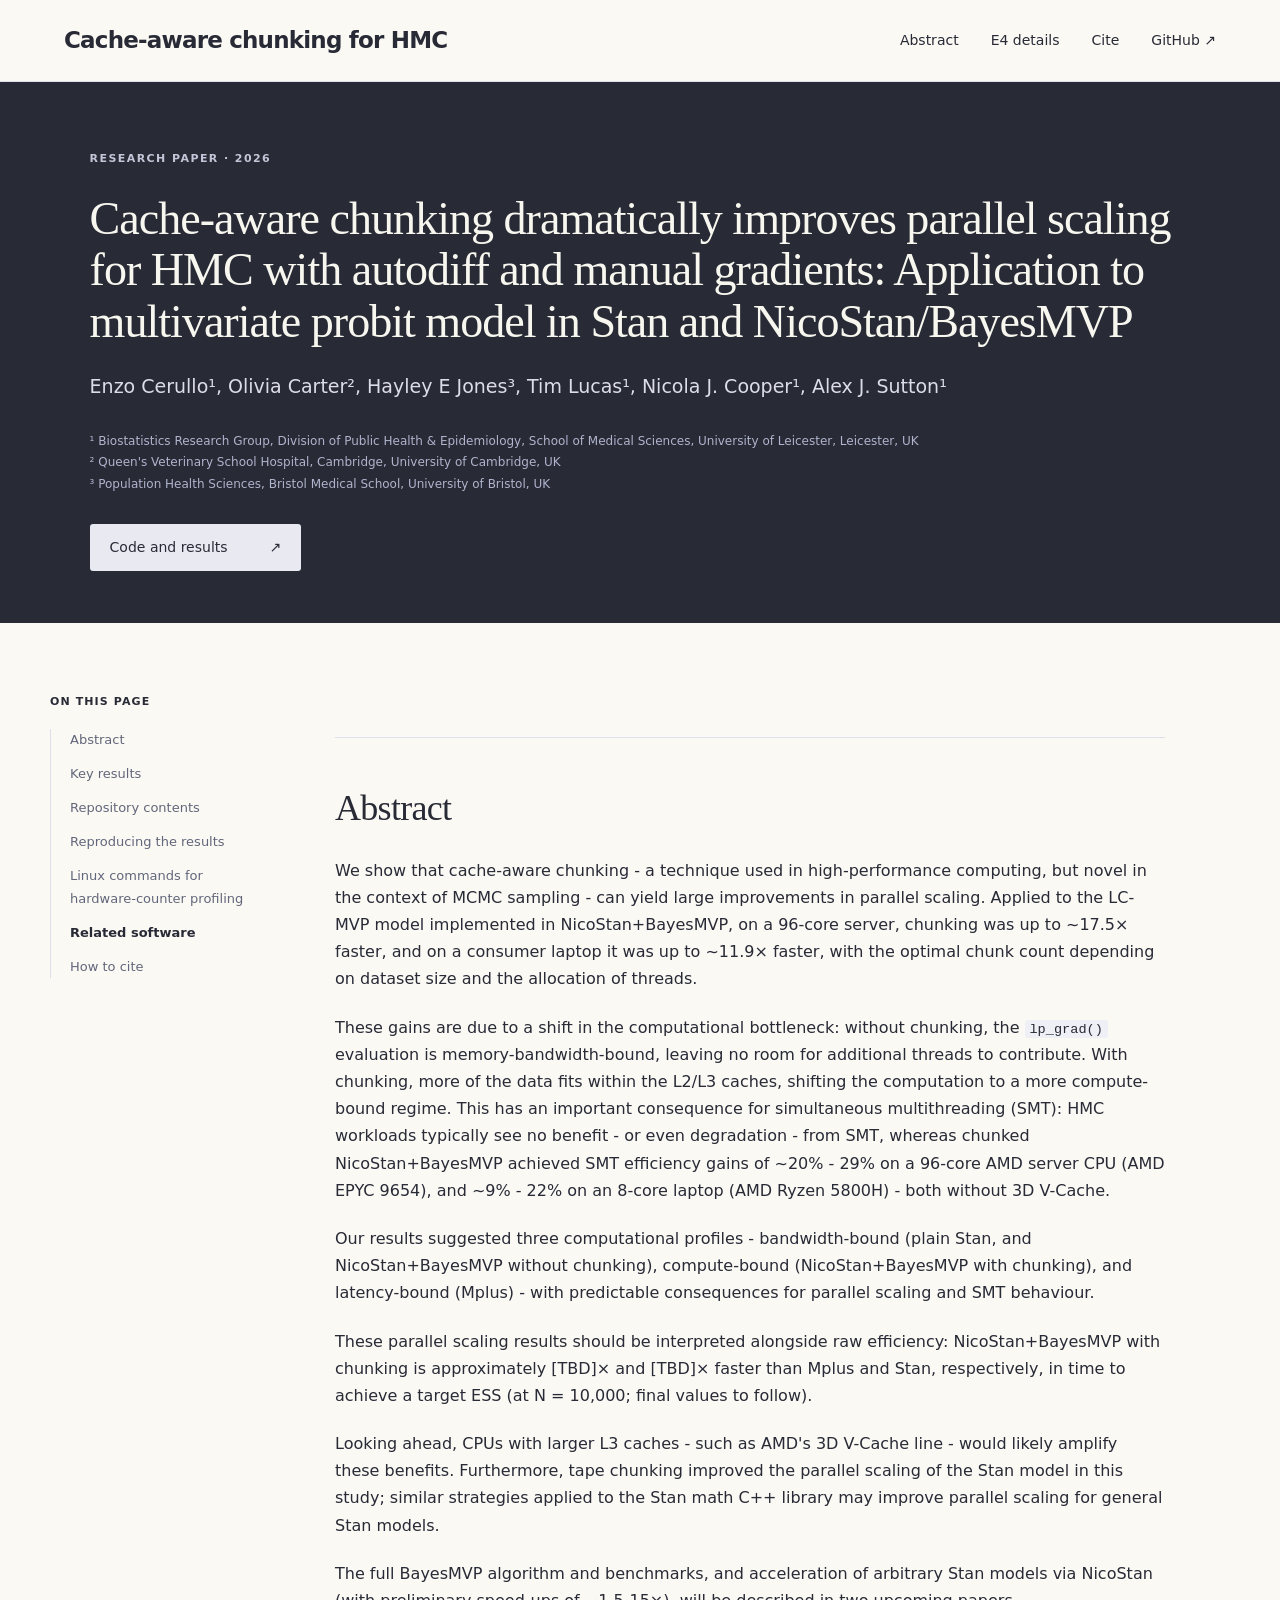
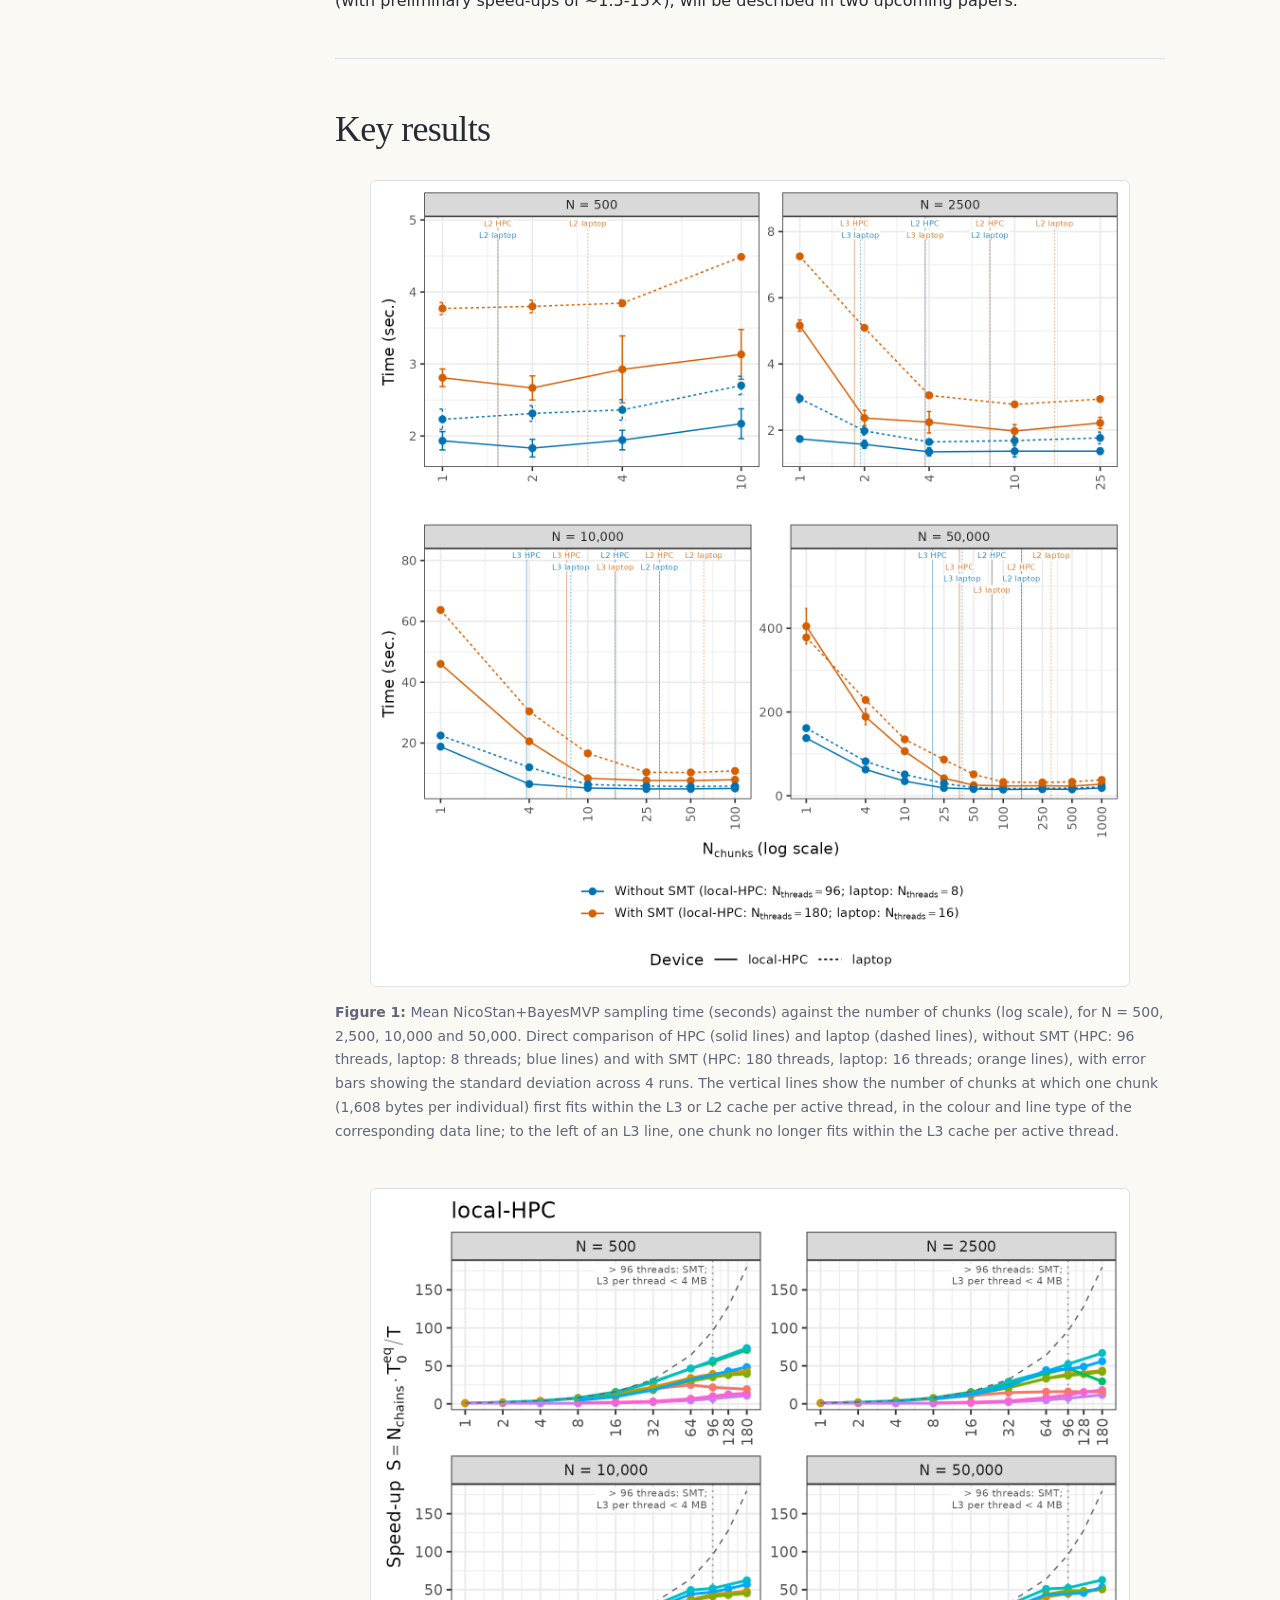
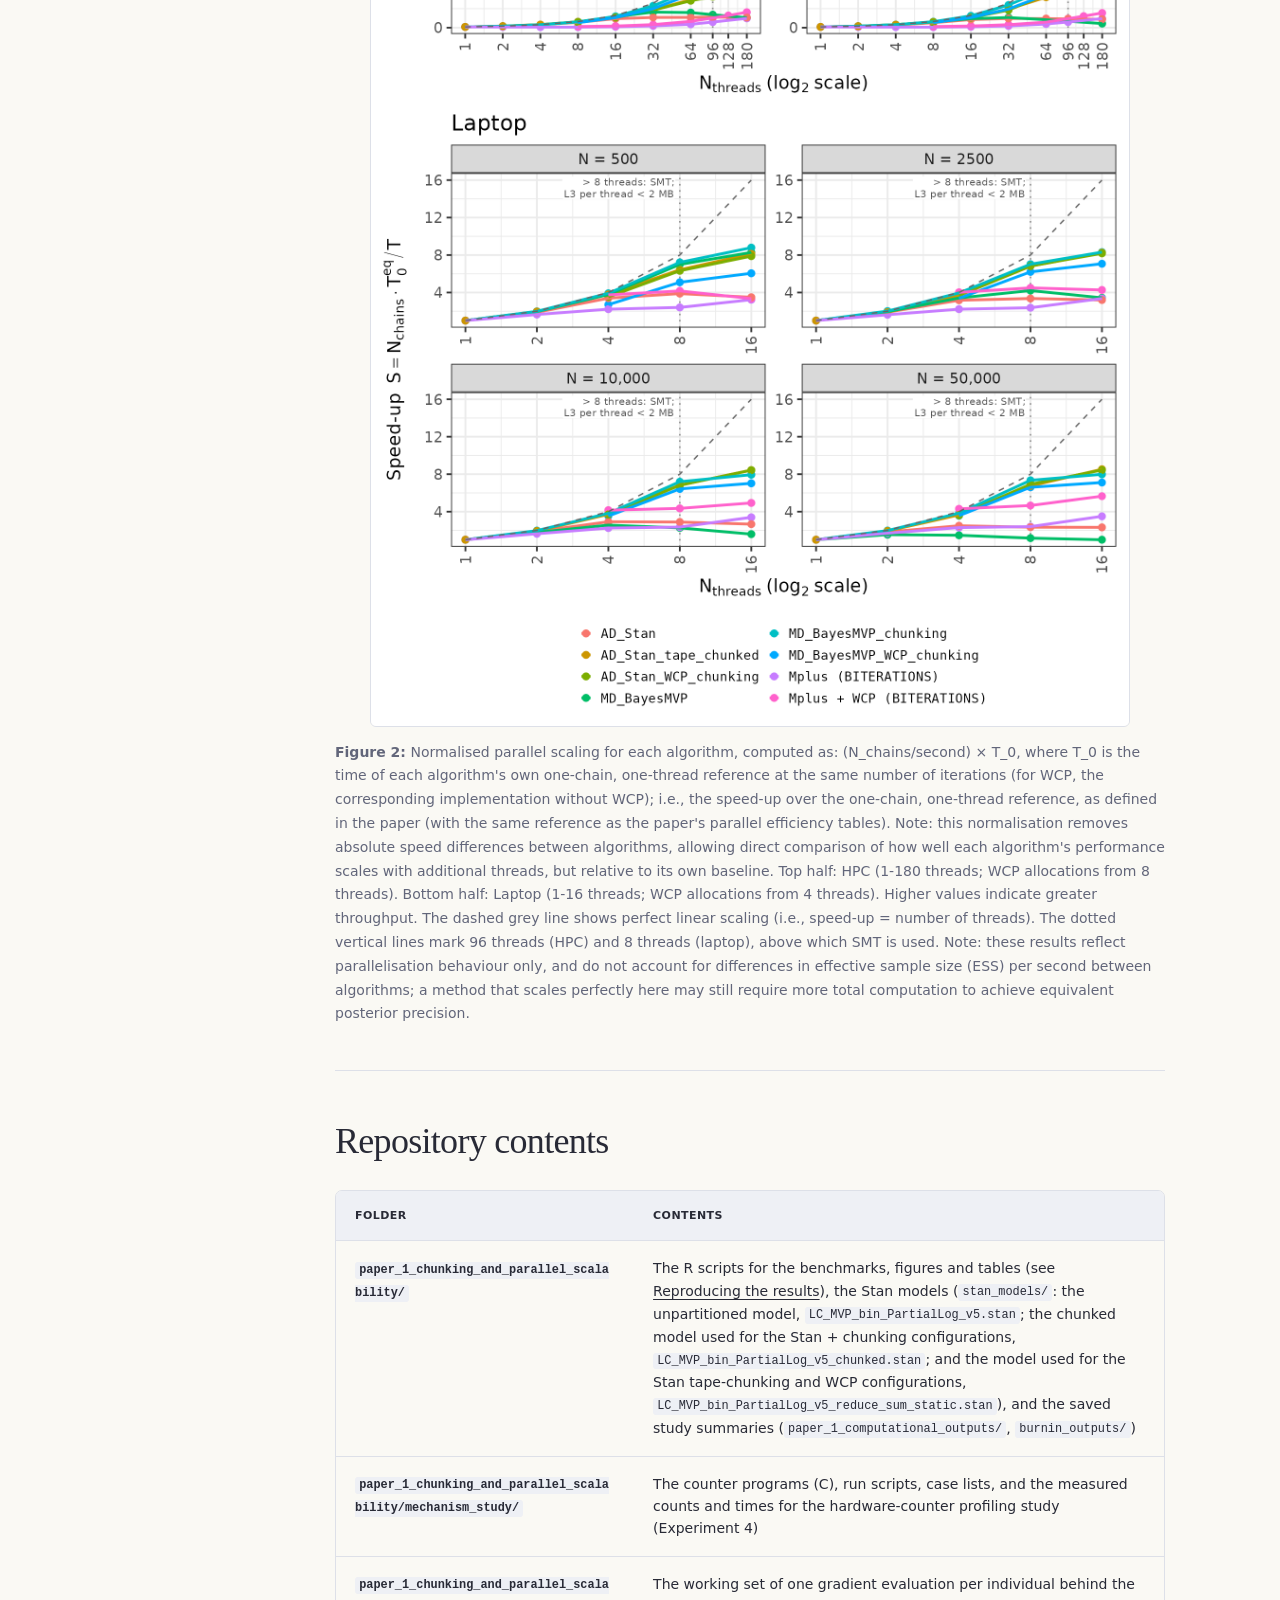
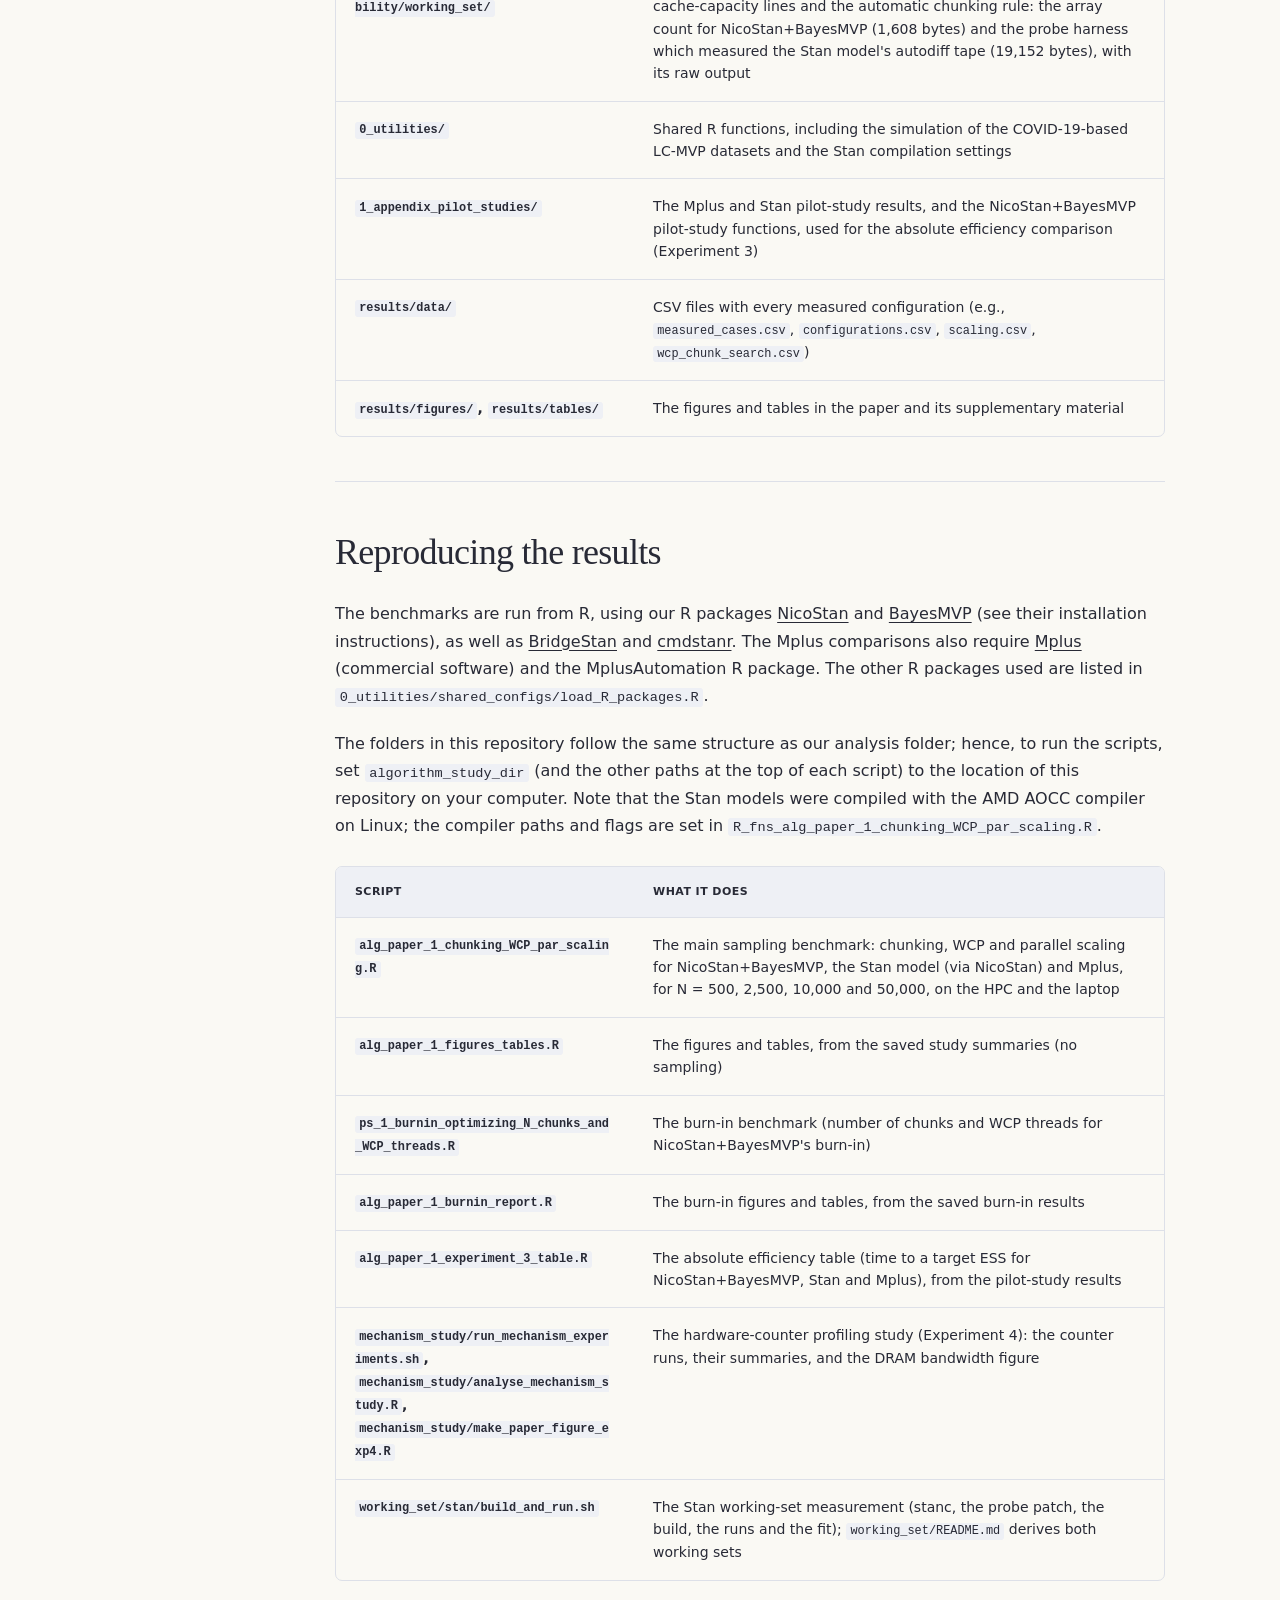
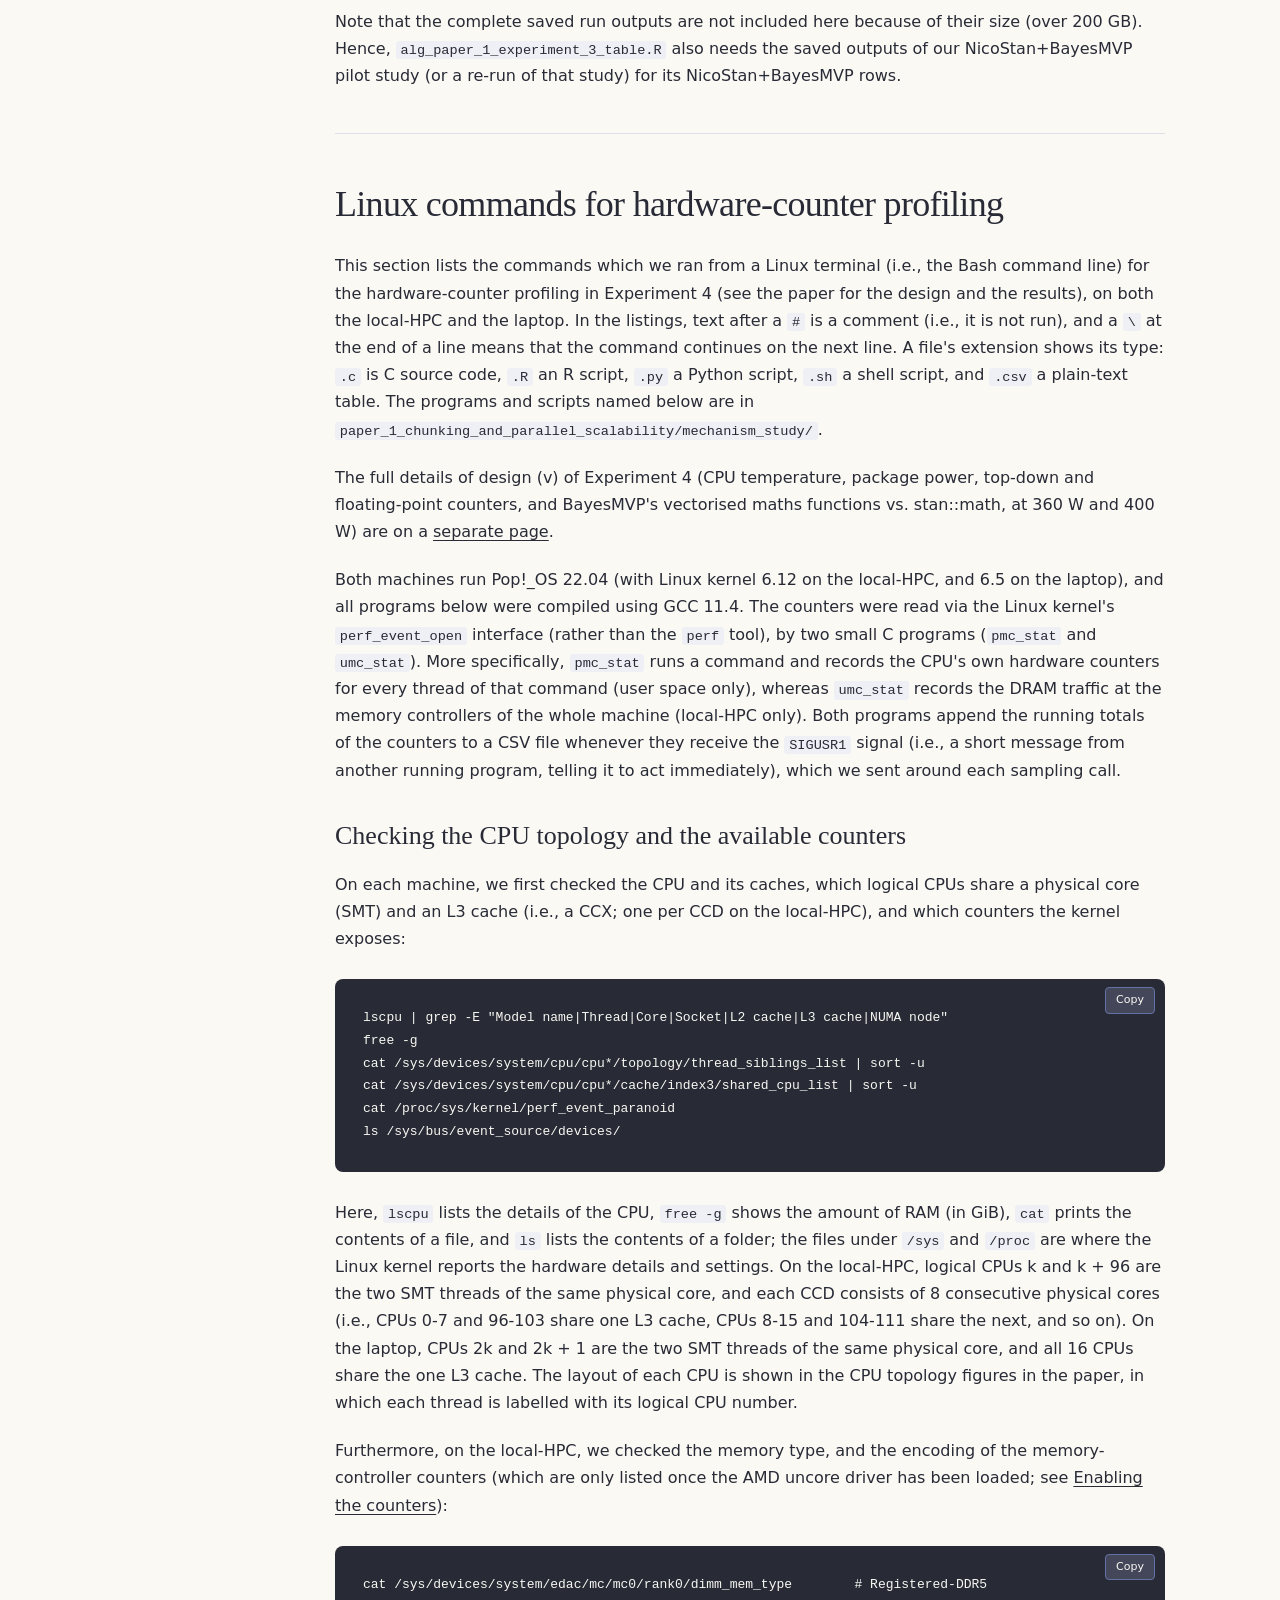
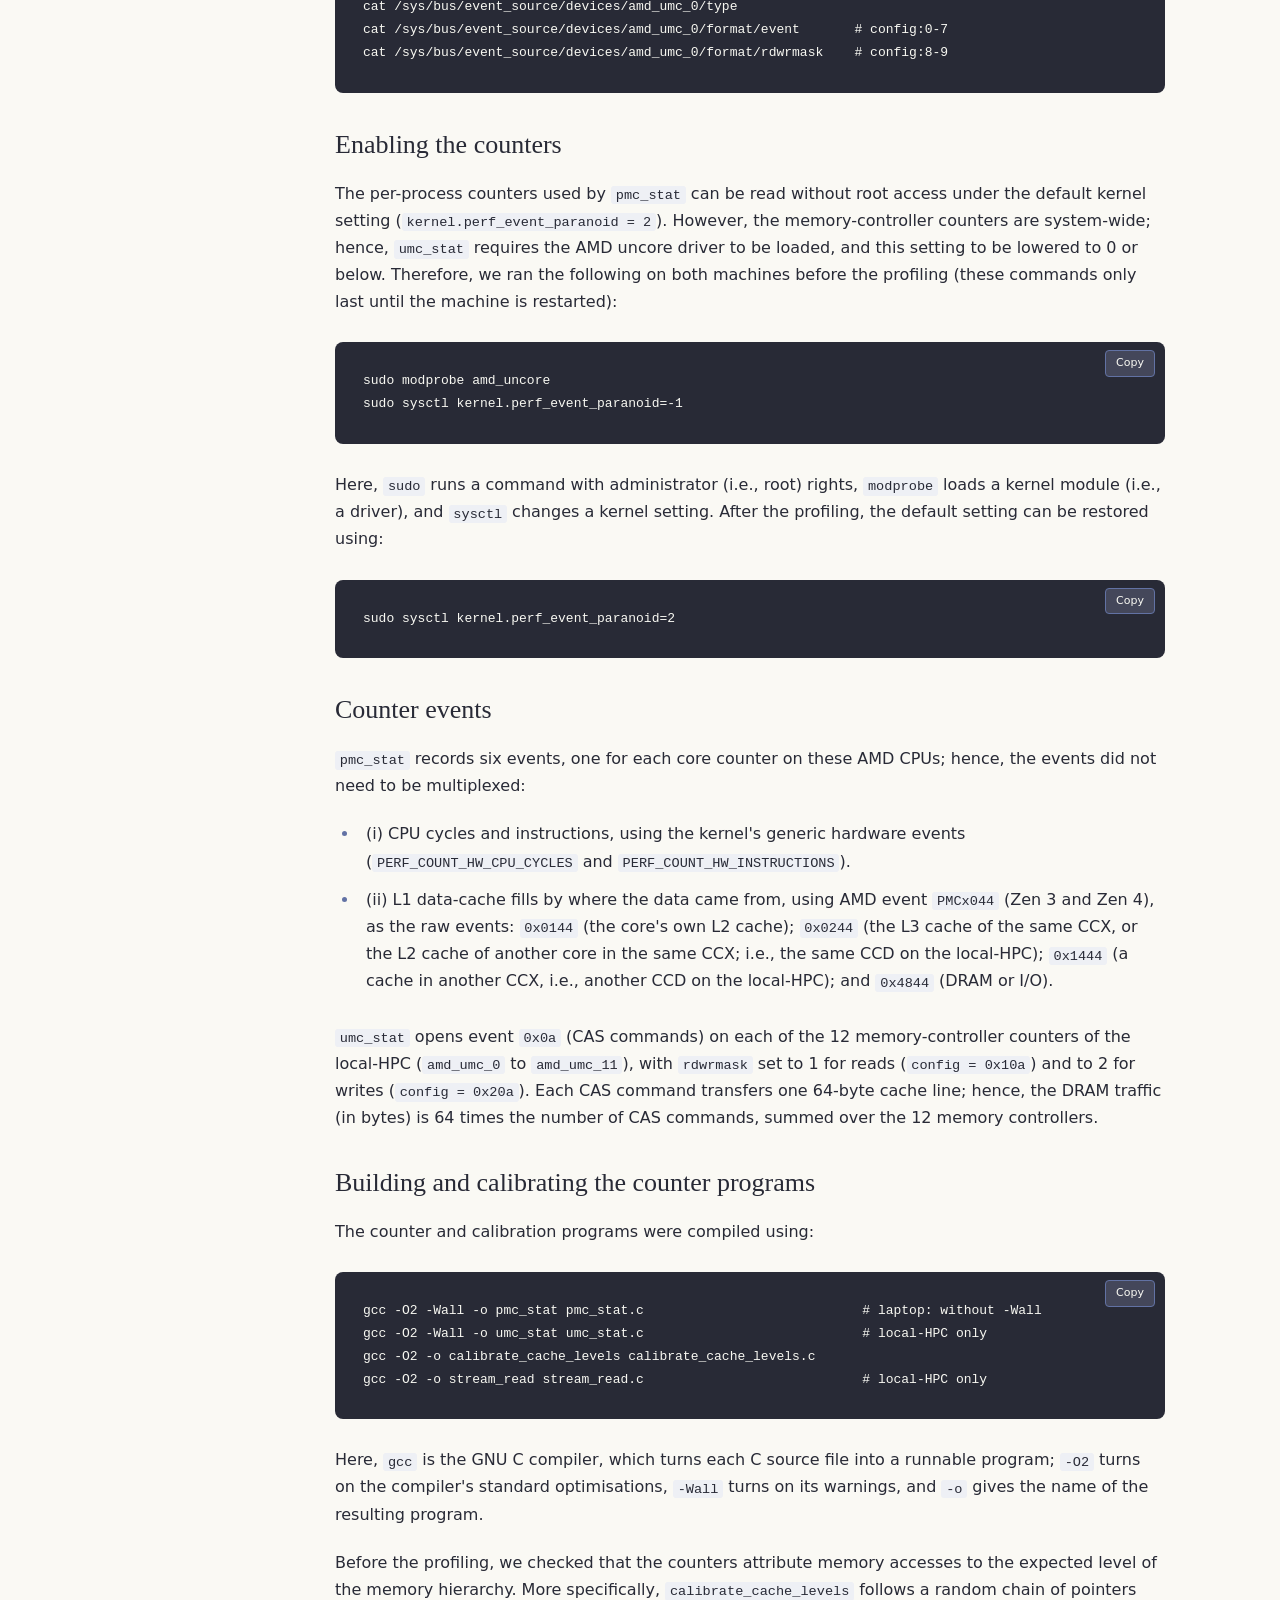
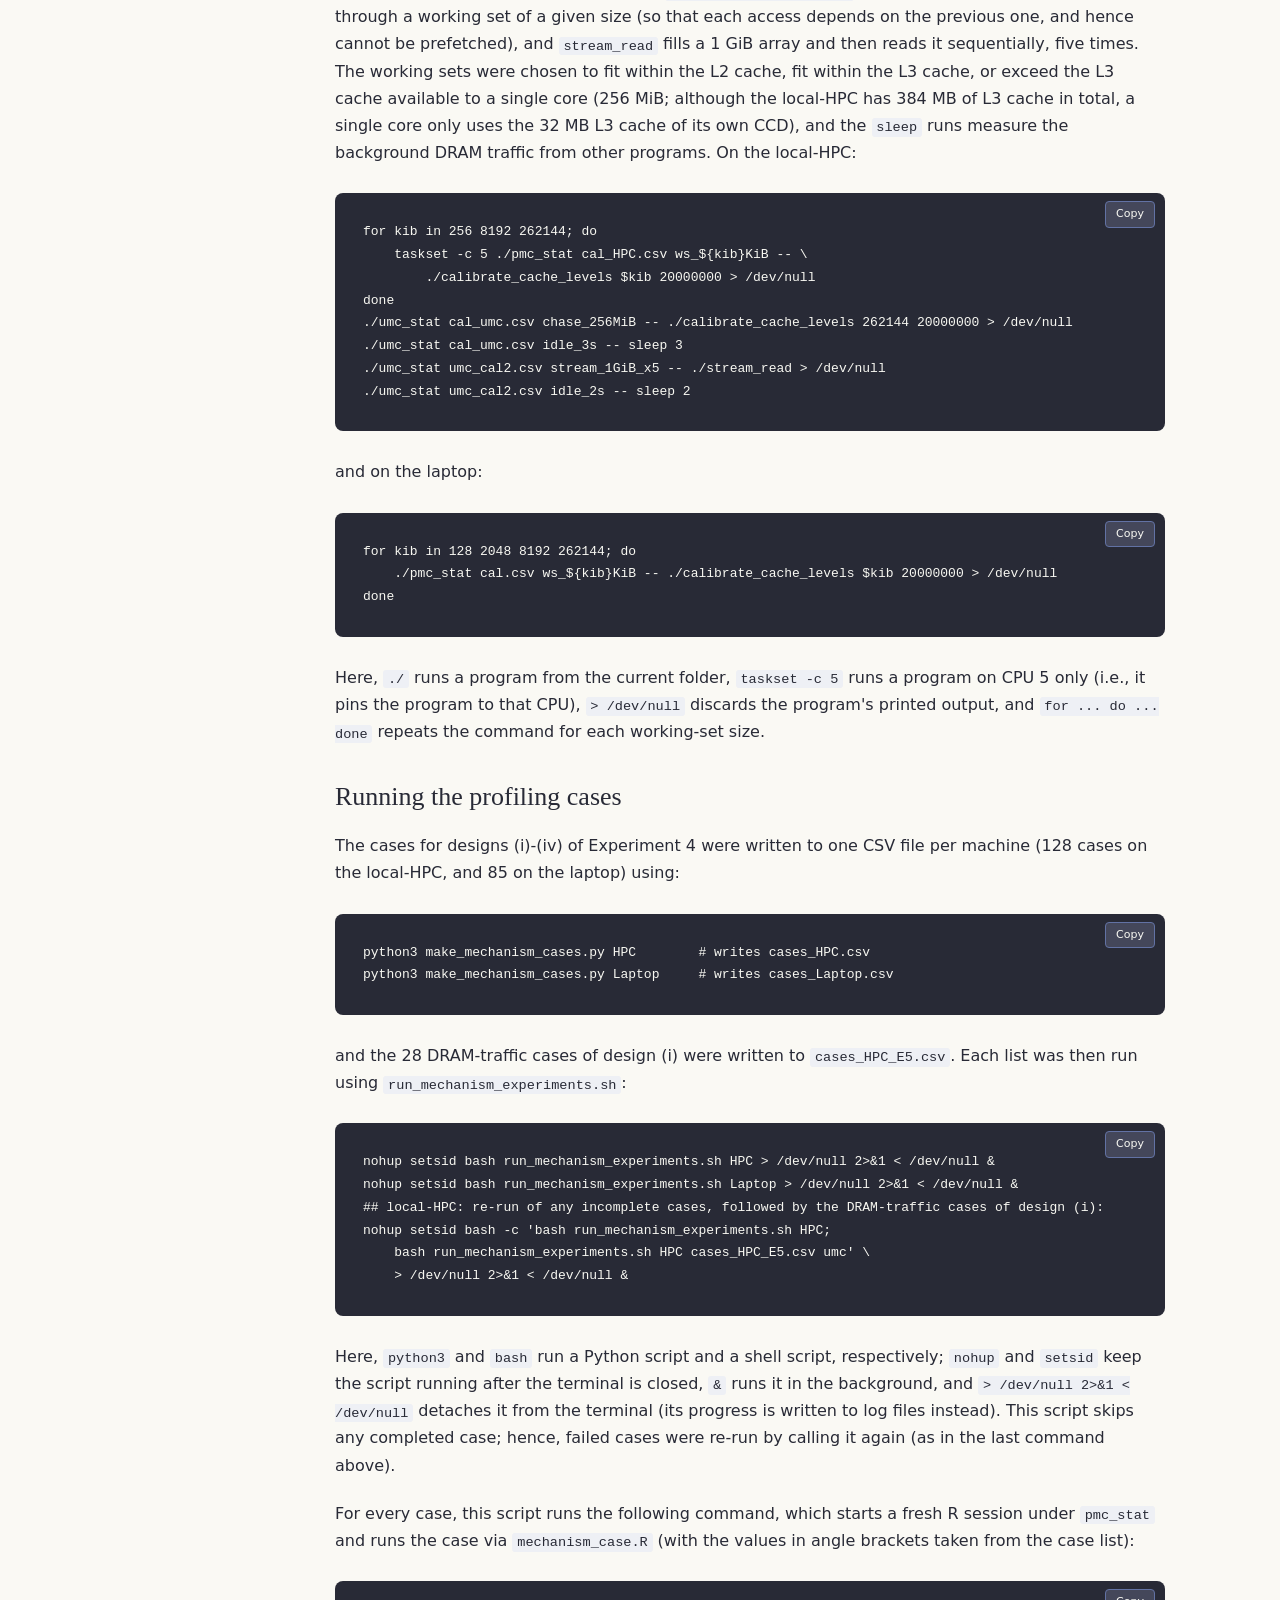
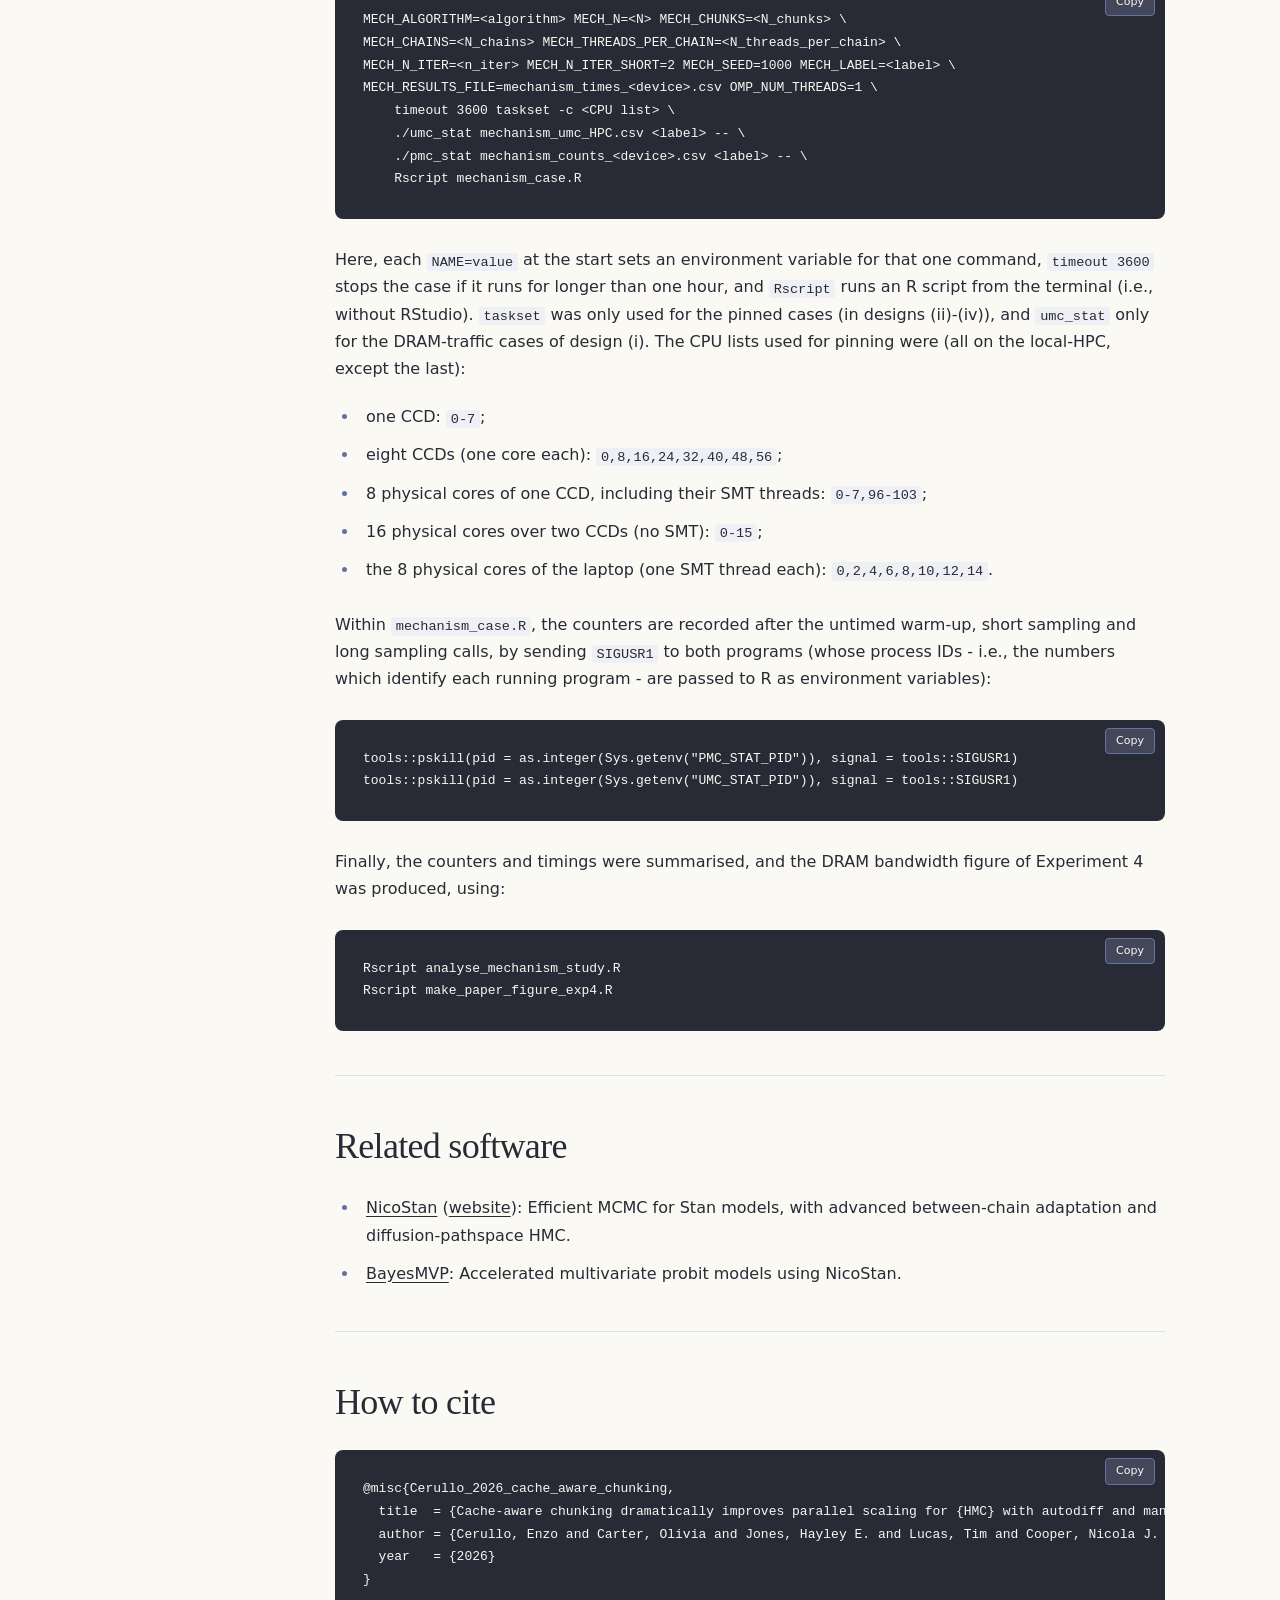
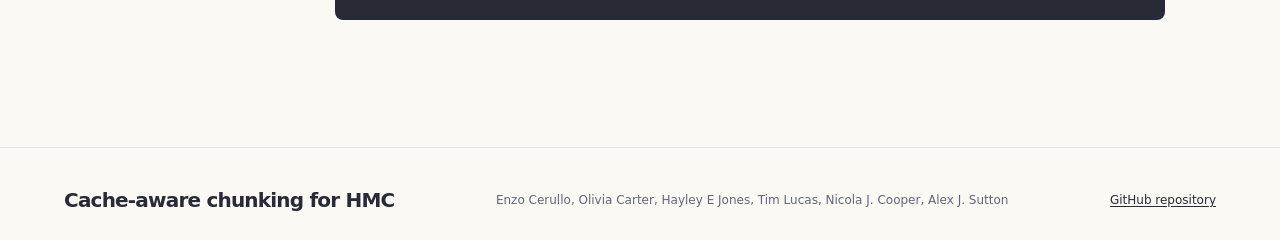
<file: docs/index.html>
<!doctype html><html lang="en"><head><meta charset="utf-8"><meta name="viewport" content="width=device-width,initial-scale=1">
<title>Cache-aware chunking dramatically improves parallel scaling for HMC with autodiff and manual gradients: Application to multivariate probit model in Stan and NicoStan/BayesMVP</title><meta name="description" content="Code, results and figures for the paper: Cache-aware chunking dramatically improves parallel scaling for HMC with autodiff and manual gradients: Application to multivariate probit model in Stan and NicoStan/BayesMVP">
<meta property="og:type" content="website"><meta property="og:url" content="https://cerulloe1996.github.io/cache_aware_chunking_HMC/"><meta property="og:title" content="Cache-aware chunking dramatically improves parallel scaling for HMC with autodiff and manual gradients: Application to multivariate probit model in Stan and NicoStan/BayesMVP"><meta property="og:description" content="Code, results and figures for the paper: Cache-aware chunking dramatically improves parallel scaling for HMC with autodiff and manual gradients: Application to multivariate probit model in Stan and NicoStan/BayesMVP"><meta property="og:image" content="https://cerulloe1996.github.io/cache_aware_chunking_HMC/assets/figures/Figure_N_chunks_pilot_study_plot_1_n_threads_SMT_vs_no_SMT_cache_lines.png"><meta name="twitter:card" content="summary_large_image">
<meta name="theme-color" content="#282A36"><link rel="stylesheet" href="assets/site.css"><script src="assets/site.js" defer></script><script data-goatcounter="https://cerulloe1996.goatcounter.com/count" async src="https://gc.zgo.at/count.js"></script></head><body>
<a class="skip-link" href="#content">Skip to content</a><header class="masthead"><a class="brand" href="#top">Cache-aware chunking for HMC</a><nav aria-label="Primary"><a href="#abstract">Abstract</a><a href="e4_temperature_power_vectorisation.html">E4 details</a><a href="#how-to-cite">Cite</a><a href="https://github.com/CerulloE1996/cache_aware_chunking_HMC">GitHub ↗</a></nav></header>
<div class="hero paper-hero" id="top"><div class="hero-copy"><p class="eyebrow">Research paper · 2026</p><h1>Cache-aware chunking dramatically improves parallel scaling for HMC with autodiff and manual gradients: Application to multivariate probit model in Stan and NicoStan/BayesMVP</h1><p class="hero-intro">Enzo Cerullo¹, Olivia Carter², Hayley E Jones³, Tim Lucas¹, Nicola J. Cooper¹, Alex J. Sutton¹</p><p class="byline">¹ Biostatistics Research Group, Division of Public Health &amp; Epidemiology, School of Medical Sciences, University of Leicester, Leicester, UK<br>² Queen&#x27;s Veterinary School Hospital, Cambridge, University of Cambridge, UK<br>³ Population Health Sciences, Bristol Medical School, University of Bristol, UK</p><div class="hero-actions"><a class="button" href="https://github.com/CerulloE1996/cache_aware_chunking_HMC">Code and results <span aria-hidden="true">↗</span></a></div></div></div>
<div class="layout"><aside><details open><summary>On this page</summary><nav aria-label="On this page"><a href="#abstract">Abstract</a><a href="#key-results">Key results</a><a href="#repository-contents">Repository contents</a><a href="#reproducing-the-results">Reproducing the results</a><a href="#linux-commands-for-hardware-counter-profiling">Linux commands for hardware-counter profiling</a><a href="#related-software">Related software</a><a href="#how-to-cite">How to cite</a></nav></details></aside><main id="content"><section class="doc-section" id="abstract"><h2>Abstract</h2>
<p>We show that cache-aware chunking - a technique used in high-performance computing, but novel in the context of MCMC sampling - can yield large improvements in parallel scaling. Applied to the LC-MVP model implemented in NicoStan+BayesMVP, on a 96-core server, chunking was up to ~17.5× faster, and on a consumer laptop it was up to ~11.9× faster, with the optimal chunk count depending on dataset size and the allocation of threads.</p>
<p>These gains are due to a shift in the computational bottleneck: without chunking, the <code>lp_grad()</code> evaluation is memory-bandwidth-bound, leaving no room for additional threads to contribute. With chunking, more of the data fits within the L2/L3 caches, shifting the computation to a more compute-bound regime. This has an important consequence for simultaneous multithreading (SMT): HMC workloads typically see no benefit - or even degradation - from SMT, whereas chunked NicoStan+BayesMVP achieved SMT efficiency gains of ~20% - 29% on a 96-core AMD server CPU (AMD EPYC 9654), and ~9% - 22% on an 8-core laptop (AMD Ryzen 5800H) - both without 3D V-Cache.</p>
<p>Our results suggested three computational profiles - bandwidth-bound (plain Stan, and NicoStan+BayesMVP without chunking), compute-bound (NicoStan+BayesMVP with chunking), and latency-bound (Mplus) - with predictable consequences for parallel scaling and SMT behaviour.</p>
<p>These parallel scaling results should be interpreted alongside raw efficiency: NicoStan+BayesMVP with chunking is approximately [TBD]× and [TBD]× faster than Mplus and Stan, respectively, in time to achieve a target ESS (at N = 10,000; final values to follow).</p>
<p>Looking ahead, CPUs with larger L3 caches - such as AMD&#x27;s 3D V-Cache line - would likely amplify these benefits. Furthermore, tape chunking improved the parallel scaling of the Stan model in this study; similar strategies applied to the Stan math C++ library may improve parallel scaling for general Stan models.</p>
<p>The full BayesMVP algorithm and benchmarks, and acceleration of arbitrary Stan models via NicoStan (with preliminary speed-ups of ~1.5-15×), will be described in two upcoming papers.</p>
</section>
<section class="doc-section" id="key-results"><h2>Key results</h2>
<figure class="paper-figure"><a href="assets/figures/Figure_N_chunks_pilot_study_plot_1_n_threads_SMT_vs_no_SMT_cache_lines.png"><img src="assets/figures/Figure_N_chunks_pilot_study_plot_1_n_threads_SMT_vs_no_SMT_cache_lines.png" alt="Figure 1" loading="lazy"></a><figcaption><strong>Figure 1:</strong> Mean NicoStan+BayesMVP sampling time (seconds) against the number of chunks (log scale), for N = 500, 2,500, 10,000 and 50,000. Direct comparison of HPC (solid lines) and laptop (dashed lines), without SMT (HPC: 96 threads, laptop: 8 threads; blue lines) and with SMT (HPC: 180 threads, laptop: 16 threads; orange lines), with error bars showing the standard deviation across 4 runs. The vertical lines show the number of chunks at which one chunk (1,608 bytes per individual) first fits within the L3 or L2 cache per active thread, in the colour and line type of the corresponding data line; to the left of an L3 line, one chunk no longer fits within the L3 cache per active thread.</figcaption></figure>
<figure class="paper-figure"><a href="assets/figures/Figure_ps2_plot_2_adj_scalability_markers.png"><img src="assets/figures/Figure_ps2_plot_2_adj_scalability_markers.png" alt="Figure 2" loading="lazy"></a><figcaption><strong>Figure 2:</strong> Normalised parallel scaling for each algorithm, computed as: (N_chains/second) × T_0, where T_0 is the time of each algorithm&#x27;s own one-chain, one-thread reference at the same number of iterations (for WCP, the corresponding implementation without WCP); i.e., the speed-up over the one-chain, one-thread reference, as defined in the paper (with the same reference as the paper&#x27;s parallel efficiency tables). Note: this normalisation removes absolute speed differences between algorithms, allowing direct comparison of how well each algorithm&#x27;s performance scales with additional threads, but relative to its own baseline. Top half: HPC (1-180 threads; WCP allocations from 8 threads). Bottom half: Laptop (1-16 threads; WCP allocations from 4 threads). Higher values indicate greater throughput. The dashed grey line shows perfect linear scaling (i.e., speed-up = number of threads). The dotted vertical lines mark 96 threads (HPC) and 8 threads (laptop), above which SMT is used. Note: these results reflect parallelisation behaviour only, and do not account for differences in effective sample size (ESS) per second between algorithms; a method that scales perfectly here may still require more total computation to achieve equivalent posterior precision.</figcaption></figure>
</section>
<section class="doc-section" id="repository-contents"><h2>Repository contents</h2>
<div class="table-scroll" role="region" aria-label="Folder table" tabindex="0"><table><thead><tr><th>Folder</th><th>Contents</th></tr></thead><tbody><tr><td><code>paper_1_chunking_and_parallel_scalability/</code></td><td>The R scripts for the benchmarks, figures and tables (see <a href="#reproducing-the-results">Reproducing the results</a>), the Stan models (<code>stan_models/</code>: the unpartitioned model, <code>LC_MVP_bin_PartialLog_v5.stan</code>; the chunked model used for the Stan + chunking configurations, <code>LC_MVP_bin_PartialLog_v5_chunked.stan</code>; and the model used for the Stan tape-chunking and WCP configurations, <code>LC_MVP_bin_PartialLog_v5_reduce_sum_static.stan</code>), and the saved study summaries (<code>paper_1_computational_outputs/</code>, <code>burnin_outputs/</code>)</td></tr><tr><td><code>paper_1_chunking_and_parallel_scalability/mechanism_study/</code></td><td>The counter programs (C), run scripts, case lists, and the measured counts and times for the hardware-counter profiling study (Experiment 4)</td></tr><tr><td><code>paper_1_chunking_and_parallel_scalability/working_set/</code></td><td>The working set of one gradient evaluation per individual behind the cache-capacity lines and the automatic chunking rule: the array count for NicoStan+BayesMVP (1,608 bytes) and the probe harness which measured the Stan model&#x27;s autodiff tape (19,152 bytes), with its raw output</td></tr><tr><td><code>0_utilities/</code></td><td>Shared R functions, including the simulation of the COVID-19-based LC-MVP datasets and the Stan compilation settings</td></tr><tr><td><code>1_appendix_pilot_studies/</code></td><td>The Mplus and Stan pilot-study results, and the NicoStan+BayesMVP pilot-study functions, used for the absolute efficiency comparison (Experiment 3)</td></tr><tr><td><code>results/data/</code></td><td>CSV files with every measured configuration (e.g., <code>measured_cases.csv</code>, <code>configurations.csv</code>, <code>scaling.csv</code>, <code>wcp_chunk_search.csv</code>)</td></tr><tr><td><code>results/figures/</code>, <code>results/tables/</code></td><td>The figures and tables in the paper and its supplementary material</td></tr></tbody></table></div>
</section>
<section class="doc-section" id="reproducing-the-results"><h2>Reproducing the results</h2>
<p>The benchmarks are run from R, using our R packages <a href="https://github.com/CerulloE1996/NicoStan">NicoStan</a> and <a href="https://github.com/CerulloE1996/BayesMVP">BayesMVP</a> (see their installation instructions), as well as <a href="https://roualdes.us/bridgestan/latest/">BridgeStan</a> and <a href="https://mc-stan.org/cmdstanr/">cmdstanr</a>. The Mplus comparisons also require <a href="https://www.statmodel.com/">Mplus</a> (commercial software) and the MplusAutomation R package. The other R packages used are listed in <code>0_utilities/shared_configs/load_R_packages.R</code>.</p>
<p>The folders in this repository follow the same structure as our analysis folder; hence, to run the scripts, set <code>algorithm_study_dir</code> (and the other paths at the top of each script) to the location of this repository on your computer. Note that the Stan models were compiled with the AMD AOCC compiler on Linux; the compiler paths and flags are set in <code>R_fns_alg_paper_1_chunking_WCP_par_scaling.R</code>.</p>
<div class="table-scroll" role="region" aria-label="Script table" tabindex="0"><table><thead><tr><th>Script</th><th>What it does</th></tr></thead><tbody><tr><td><code>alg_paper_1_chunking_WCP_par_scaling.R</code></td><td>The main sampling benchmark: chunking, WCP and parallel scaling for NicoStan+BayesMVP, the Stan model (via NicoStan) and Mplus, for N = 500, 2,500, 10,000 and 50,000, on the HPC and the laptop</td></tr><tr><td><code>alg_paper_1_figures_tables.R</code></td><td>The figures and tables, from the saved study summaries (no sampling)</td></tr><tr><td><code>ps_1_burnin_optimizing_N_chunks_and_WCP_threads.R</code></td><td>The burn-in benchmark (number of chunks and WCP threads for NicoStan+BayesMVP&#x27;s burn-in)</td></tr><tr><td><code>alg_paper_1_burnin_report.R</code></td><td>The burn-in figures and tables, from the saved burn-in results</td></tr><tr><td><code>alg_paper_1_experiment_3_table.R</code></td><td>The absolute efficiency table (time to a target ESS for NicoStan+BayesMVP, Stan and Mplus), from the pilot-study results</td></tr><tr><td><code>mechanism_study/run_mechanism_experiments.sh</code>, <code>mechanism_study/analyse_mechanism_study.R</code>, <code>mechanism_study/make_paper_figure_exp4.R</code></td><td>The hardware-counter profiling study (Experiment 4): the counter runs, their summaries, and the DRAM bandwidth figure</td></tr><tr><td><code>working_set/stan/build_and_run.sh</code></td><td>The Stan working-set measurement (stanc, the probe patch, the build, the runs and the fit); <code>working_set/README.md</code> derives both working sets</td></tr></tbody></table></div>
<p>Note that the complete saved run outputs are not included here because of their size (over 200 GB). Hence, <code>alg_paper_1_experiment_3_table.R</code> also needs the saved outputs of our NicoStan+BayesMVP pilot study (or a re-run of that study) for its NicoStan+BayesMVP rows.</p>
</section>
<section class="doc-section" id="linux-commands-for-hardware-counter-profiling"><h2>Linux commands for hardware-counter profiling</h2>
<p>This section lists the commands which we ran from a Linux terminal (i.e., the Bash command line) for the hardware-counter profiling in Experiment 4 (see the paper for the design and the results), on both the local-HPC and the laptop. In the listings, text after a <code>#</code> is a comment (i.e., it is not run), and a <code>\</code> at the end of a line means that the command continues on the next line. A file&#x27;s extension shows its type: <code>.c</code> is C source code, <code>.R</code> an R script, <code>.py</code> a Python script, <code>.sh</code> a shell script, and <code>.csv</code> a plain-text table. The programs and scripts named below are in <code>paper_1_chunking_and_parallel_scalability/mechanism_study/</code>.</p>
<p>The full details of design (v) of Experiment 4 (CPU temperature, package power, top-down and floating-point counters, and BayesMVP&#x27;s vectorised maths functions vs. stan::math, at 360 W and 400 W) are on a <a href="e4_temperature_power_vectorisation.html">separate page</a>.</p>
<p>Both machines run Pop!_OS 22.04 (with Linux kernel 6.12 on the local-HPC, and 6.5 on the laptop), and all programs below were compiled using GCC 11.4. The counters were read via the Linux kernel&#x27;s <code>perf_event_open</code> interface (rather than the <code>perf</code> tool), by two small C programs (<code>pmc_stat</code> and <code>umc_stat</code>). More specifically, <code>pmc_stat</code> runs a command and records the CPU&#x27;s own hardware counters for every thread of that command (user space only), whereas <code>umc_stat</code> records the DRAM traffic at the memory controllers of the whole machine (local-HPC only). Both programs append the running totals of the counters to a CSV file whenever they receive the <code>SIGUSR1</code> signal (i.e., a short message from another running program, telling it to act immediately), which we sent around each sampling call.</p>
<h3 id="checking-the-cpu-topology-and-the-available-counters">Checking the CPU topology and the available counters</h3>
<p>On each machine, we first checked the CPU and its caches, which logical CPUs share a physical core (SMT) and an L3 cache (i.e., a CCX; one per CCD on the local-HPC), and which counters the kernel exposes:</p>
<div class="code-block"><button class="copy-code" type="button" aria-label="Copy">Copy</button><pre><code class="language-bash">lscpu | grep -E &quot;Model name|Thread|Core|Socket|L2 cache|L3 cache|NUMA node&quot;
free -g
cat /sys/devices/system/cpu/cpu*/topology/thread_siblings_list | sort -u
cat /sys/devices/system/cpu/cpu*/cache/index3/shared_cpu_list | sort -u
cat /proc/sys/kernel/perf_event_paranoid
ls /sys/bus/event_source/devices/</code></pre></div>
<p>Here, <code>lscpu</code> lists the details of the CPU, <code>free -g</code> shows the amount of RAM (in GiB), <code>cat</code> prints the contents of a file, and <code>ls</code> lists the contents of a folder; the files under <code>/sys</code> and <code>/proc</code> are where the Linux kernel reports the hardware details and settings. On the local-HPC, logical CPUs k and k + 96 are the two SMT threads of the same physical core, and each CCD consists of 8 consecutive physical cores (i.e., CPUs 0-7 and 96-103 share one L3 cache, CPUs 8-15 and 104-111 share the next, and so on). On the laptop, CPUs 2k and 2k + 1 are the two SMT threads of the same physical core, and all 16 CPUs share the one L3 cache. The layout of each CPU is shown in the CPU topology figures in the paper, in which each thread is labelled with its logical CPU number.</p>
<p>Furthermore, on the local-HPC, we checked the memory type, and the encoding of the memory-controller counters (which are only listed once the AMD uncore driver has been loaded; see <a href="#enabling-the-counters">Enabling the counters</a>):</p>
<div class="code-block"><button class="copy-code" type="button" aria-label="Copy">Copy</button><pre><code class="language-bash">cat /sys/devices/system/edac/mc/mc0/rank0/dimm_mem_type        # Registered-DDR5
cat /sys/bus/event_source/devices/amd_umc_0/type
cat /sys/bus/event_source/devices/amd_umc_0/format/event       # config:0-7
cat /sys/bus/event_source/devices/amd_umc_0/format/rdwrmask    # config:8-9</code></pre></div>
<h3 id="enabling-the-counters">Enabling the counters</h3>
<p>The per-process counters used by <code>pmc_stat</code> can be read without root access under the default kernel setting (<code>kernel.perf_event_paranoid = 2</code>). However, the memory-controller counters are system-wide; hence, <code>umc_stat</code> requires the AMD uncore driver to be loaded, and this setting to be lowered to 0 or below. Therefore, we ran the following on both machines before the profiling (these commands only last until the machine is restarted):</p>
<div class="code-block"><button class="copy-code" type="button" aria-label="Copy">Copy</button><pre><code class="language-bash">sudo modprobe amd_uncore
sudo sysctl kernel.perf_event_paranoid=-1</code></pre></div>
<p>Here, <code>sudo</code> runs a command with administrator (i.e., root) rights, <code>modprobe</code> loads a kernel module (i.e., a driver), and <code>sysctl</code> changes a kernel setting. After the profiling, the default setting can be restored using:</p>
<div class="code-block"><button class="copy-code" type="button" aria-label="Copy">Copy</button><pre><code class="language-bash">sudo sysctl kernel.perf_event_paranoid=2</code></pre></div>
<h3 id="counter-events">Counter events</h3>
<p><code>pmc_stat</code> records six events, one for each core counter on these AMD CPUs; hence, the events did not need to be multiplexed:</p>
<ul><li>(i) CPU cycles and instructions, using the kernel&#x27;s generic hardware events (<code>PERF_COUNT_HW_CPU_CYCLES</code> and <code>PERF_COUNT_HW_INSTRUCTIONS</code>).</li><li>(ii) L1 data-cache fills by where the data came from, using AMD event <code>PMCx044</code> (Zen 3 and Zen 4), as the raw events: <code>0x0144</code> (the core&#x27;s own L2 cache); <code>0x0244</code> (the L3 cache of the same CCX, or the L2 cache of another core in the same CCX; i.e., the same CCD on the local-HPC); <code>0x1444</code> (a cache in another CCX, i.e., another CCD on the local-HPC); and <code>0x4844</code> (DRAM or I/O).</li></ul>
<p><code>umc_stat</code> opens event <code>0x0a</code> (CAS commands) on each of the 12 memory-controller counters of the local-HPC (<code>amd_umc_0</code> to <code>amd_umc_11</code>), with <code>rdwrmask</code> set to 1 for reads (<code>config = 0x10a</code>) and to 2 for writes (<code>config = 0x20a</code>). Each CAS command transfers one 64-byte cache line; hence, the DRAM traffic (in bytes) is 64 times the number of CAS commands, summed over the 12 memory controllers.</p>
<h3 id="building-and-calibrating-the-counter-programs">Building and calibrating the counter programs</h3>
<p>The counter and calibration programs were compiled using:</p>
<div class="code-block"><button class="copy-code" type="button" aria-label="Copy">Copy</button><pre><code class="language-bash">gcc -O2 -Wall -o pmc_stat pmc_stat.c                            # laptop: without -Wall
gcc -O2 -Wall -o umc_stat umc_stat.c                            # local-HPC only
gcc -O2 -o calibrate_cache_levels calibrate_cache_levels.c
gcc -O2 -o stream_read stream_read.c                            # local-HPC only</code></pre></div>
<p>Here, <code>gcc</code> is the GNU C compiler, which turns each C source file into a runnable program; <code>-O2</code> turns on the compiler&#x27;s standard optimisations, <code>-Wall</code> turns on its warnings, and <code>-o</code> gives the name of the resulting program.</p>
<p>Before the profiling, we checked that the counters attribute memory accesses to the expected level of the memory hierarchy. More specifically, <code>calibrate_cache_levels</code> follows a random chain of pointers through a working set of a given size (so that each access depends on the previous one, and hence cannot be prefetched), and <code>stream_read</code> fills a 1 GiB array and then reads it sequentially, five times. The working sets were chosen to fit within the L2 cache, fit within the L3 cache, or exceed the L3 cache available to a single core (256 MiB; although the local-HPC has 384 MB of L3 cache in total, a single core only uses the 32 MB L3 cache of its own CCD), and the <code>sleep</code> runs measure the background DRAM traffic from other programs. On the local-HPC:</p>
<div class="code-block"><button class="copy-code" type="button" aria-label="Copy">Copy</button><pre><code class="language-bash">for kib in 256 8192 262144; do
    taskset -c 5 ./pmc_stat cal_HPC.csv ws_${kib}KiB -- \
        ./calibrate_cache_levels $kib 20000000 &gt; /dev/null
done
./umc_stat cal_umc.csv chase_256MiB -- ./calibrate_cache_levels 262144 20000000 &gt; /dev/null
./umc_stat cal_umc.csv idle_3s -- sleep 3
./umc_stat umc_cal2.csv stream_1GiB_x5 -- ./stream_read &gt; /dev/null
./umc_stat umc_cal2.csv idle_2s -- sleep 2</code></pre></div>
<p>and on the laptop:</p>
<div class="code-block"><button class="copy-code" type="button" aria-label="Copy">Copy</button><pre><code class="language-bash">for kib in 128 2048 8192 262144; do
    ./pmc_stat cal.csv ws_${kib}KiB -- ./calibrate_cache_levels $kib 20000000 &gt; /dev/null
done</code></pre></div>
<p>Here, <code>./</code> runs a program from the current folder, <code>taskset -c 5</code> runs a program on CPU 5 only (i.e., it pins the program to that CPU), <code>&gt; /dev/null</code> discards the program&#x27;s printed output, and <code>for ... do ... done</code> repeats the command for each working-set size.</p>
<h3 id="running-the-profiling-cases">Running the profiling cases</h3>
<p>The cases for designs (i)-(iv) of Experiment 4 were written to one CSV file per machine (128 cases on the local-HPC, and 85 on the laptop) using:</p>
<div class="code-block"><button class="copy-code" type="button" aria-label="Copy">Copy</button><pre><code class="language-bash">python3 make_mechanism_cases.py HPC        # writes cases_HPC.csv
python3 make_mechanism_cases.py Laptop     # writes cases_Laptop.csv</code></pre></div>
<p>and the 28 DRAM-traffic cases of design (i) were written to <code>cases_HPC_E5.csv</code>. Each list was then run using <code>run_mechanism_experiments.sh</code>:</p>
<div class="code-block"><button class="copy-code" type="button" aria-label="Copy">Copy</button><pre><code class="language-bash">nohup setsid bash run_mechanism_experiments.sh HPC &gt; /dev/null 2&gt;&amp;1 &lt; /dev/null &amp;
nohup setsid bash run_mechanism_experiments.sh Laptop &gt; /dev/null 2&gt;&amp;1 &lt; /dev/null &amp;
## local-HPC: re-run of any incomplete cases, followed by the DRAM-traffic cases of design (i):
nohup setsid bash -c &#x27;bash run_mechanism_experiments.sh HPC;
    bash run_mechanism_experiments.sh HPC cases_HPC_E5.csv umc&#x27; \
    &gt; /dev/null 2&gt;&amp;1 &lt; /dev/null &amp;</code></pre></div>
<p>Here, <code>python3</code> and <code>bash</code> run a Python script and a shell script, respectively; <code>nohup</code> and <code>setsid</code> keep the script running after the terminal is closed, <code>&amp;</code> runs it in the background, and <code>&gt; /dev/null 2&gt;&amp;1 &lt; /dev/null</code> detaches it from the terminal (its progress is written to log files instead). This script skips any completed case; hence, failed cases were re-run by calling it again (as in the last command above).</p>
<p>For every case, this script runs the following command, which starts a fresh R session under <code>pmc_stat</code> and runs the case via <code>mechanism_case.R</code> (with the values in angle brackets taken from the case list):</p>
<div class="code-block"><button class="copy-code" type="button" aria-label="Copy">Copy</button><pre><code class="language-bash">MECH_ALGORITHM=&lt;algorithm&gt; MECH_N=&lt;N&gt; MECH_CHUNKS=&lt;N_chunks&gt; \
MECH_CHAINS=&lt;N_chains&gt; MECH_THREADS_PER_CHAIN=&lt;N_threads_per_chain&gt; \
MECH_N_ITER=&lt;n_iter&gt; MECH_N_ITER_SHORT=2 MECH_SEED=1000 MECH_LABEL=&lt;label&gt; \
MECH_RESULTS_FILE=mechanism_times_&lt;device&gt;.csv OMP_NUM_THREADS=1 \
    timeout 3600 taskset -c &lt;CPU list&gt; \
    ./umc_stat mechanism_umc_HPC.csv &lt;label&gt; -- \
    ./pmc_stat mechanism_counts_&lt;device&gt;.csv &lt;label&gt; -- \
    Rscript mechanism_case.R</code></pre></div>
<p>Here, each <code>NAME=value</code> at the start sets an environment variable for that one command, <code>timeout 3600</code> stops the case if it runs for longer than one hour, and <code>Rscript</code> runs an R script from the terminal (i.e., without RStudio). <code>taskset</code> was only used for the pinned cases (in designs (ii)-(iv)), and <code>umc_stat</code> only for the DRAM-traffic cases of design (i). The CPU lists used for pinning were (all on the local-HPC, except the last):</p>
<ul><li>one CCD: <code>0-7</code>;</li><li>eight CCDs (one core each): <code>0,8,16,24,32,40,48,56</code>;</li><li>8 physical cores of one CCD, including their SMT threads: <code>0-7,96-103</code>;</li><li>16 physical cores over two CCDs (no SMT): <code>0-15</code>;</li><li>the 8 physical cores of the laptop (one SMT thread each): <code>0,2,4,6,8,10,12,14</code>.</li></ul>
<p>Within <code>mechanism_case.R</code>, the counters are recorded after the untimed warm-up, short sampling and long sampling calls, by sending <code>SIGUSR1</code> to both programs (whose process IDs - i.e., the numbers which identify each running program - are passed to R as environment variables):</p>
<div class="code-block"><button class="copy-code" type="button" aria-label="Copy">Copy</button><pre><code class="language-r">tools::pskill(pid = as.integer(Sys.getenv(&quot;PMC_STAT_PID&quot;)), signal = tools::SIGUSR1)
tools::pskill(pid = as.integer(Sys.getenv(&quot;UMC_STAT_PID&quot;)), signal = tools::SIGUSR1)</code></pre></div>
<p>Finally, the counters and timings were summarised, and the DRAM bandwidth figure of Experiment 4 was produced, using:</p>
<div class="code-block"><button class="copy-code" type="button" aria-label="Copy">Copy</button><pre><code class="language-bash">Rscript analyse_mechanism_study.R
Rscript make_paper_figure_exp4.R</code></pre></div>
</section>
<section class="doc-section" id="related-software"><h2>Related software</h2>
<ul><li><a href="https://github.com/CerulloE1996/NicoStan">NicoStan</a> (<a href="https://cerulloe1996.github.io/NicoStan/">website</a>): Efficient MCMC for Stan models, with advanced between-chain adaptation and diffusion-pathspace HMC.</li><li><a href="https://github.com/CerulloE1996/BayesMVP">BayesMVP</a>: Accelerated multivariate probit models using NicoStan.</li></ul>
</section>
<section class="doc-section" id="how-to-cite"><h2>How to cite</h2>
<div class="code-block"><button class="copy-code" type="button" aria-label="Copy">Copy</button><pre><code class="language-bibtex">@misc{Cerullo_2026_cache_aware_chunking,
  title  = {Cache-aware chunking dramatically improves parallel scaling for {HMC} with autodiff and manual gradients: Application to multivariate probit model in {Stan} and {NicoStan}/{BayesMVP}},
  author = {Cerullo, Enzo and Carter, Olivia and Jones, Hayley E. and Lucas, Tim and Cooper, Nicola J. and Sutton, Alex J.},
  year   = {2026}
}</code></pre></div>
</section></main></div>
<footer><a class="brand" href="#top">Cache-aware chunking for HMC</a><p>Enzo Cerullo, Olivia Carter, Hayley E Jones, Tim Lucas, Nicola J. Cooper, Alex J. Sutton</p><a href="https://github.com/CerulloE1996/cache_aware_chunking_HMC">GitHub repository</a></footer></body></html>
</file>
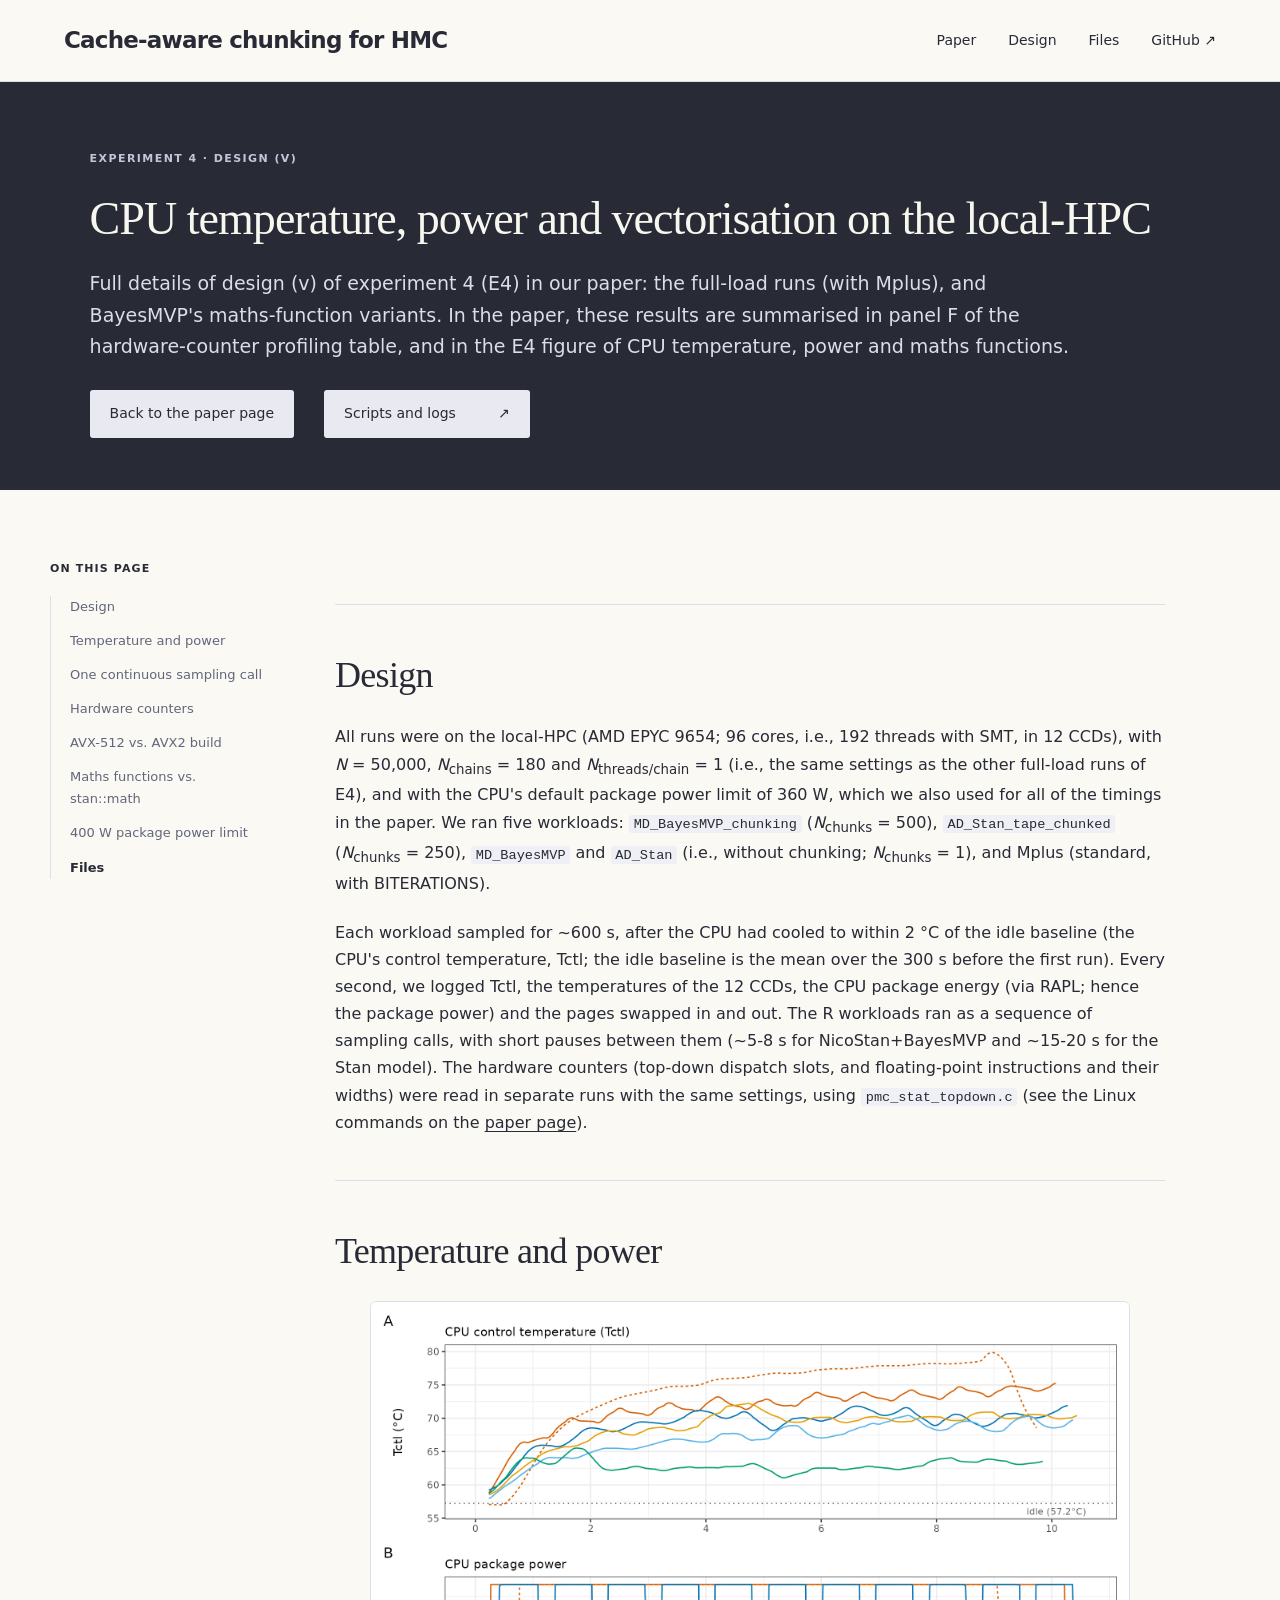
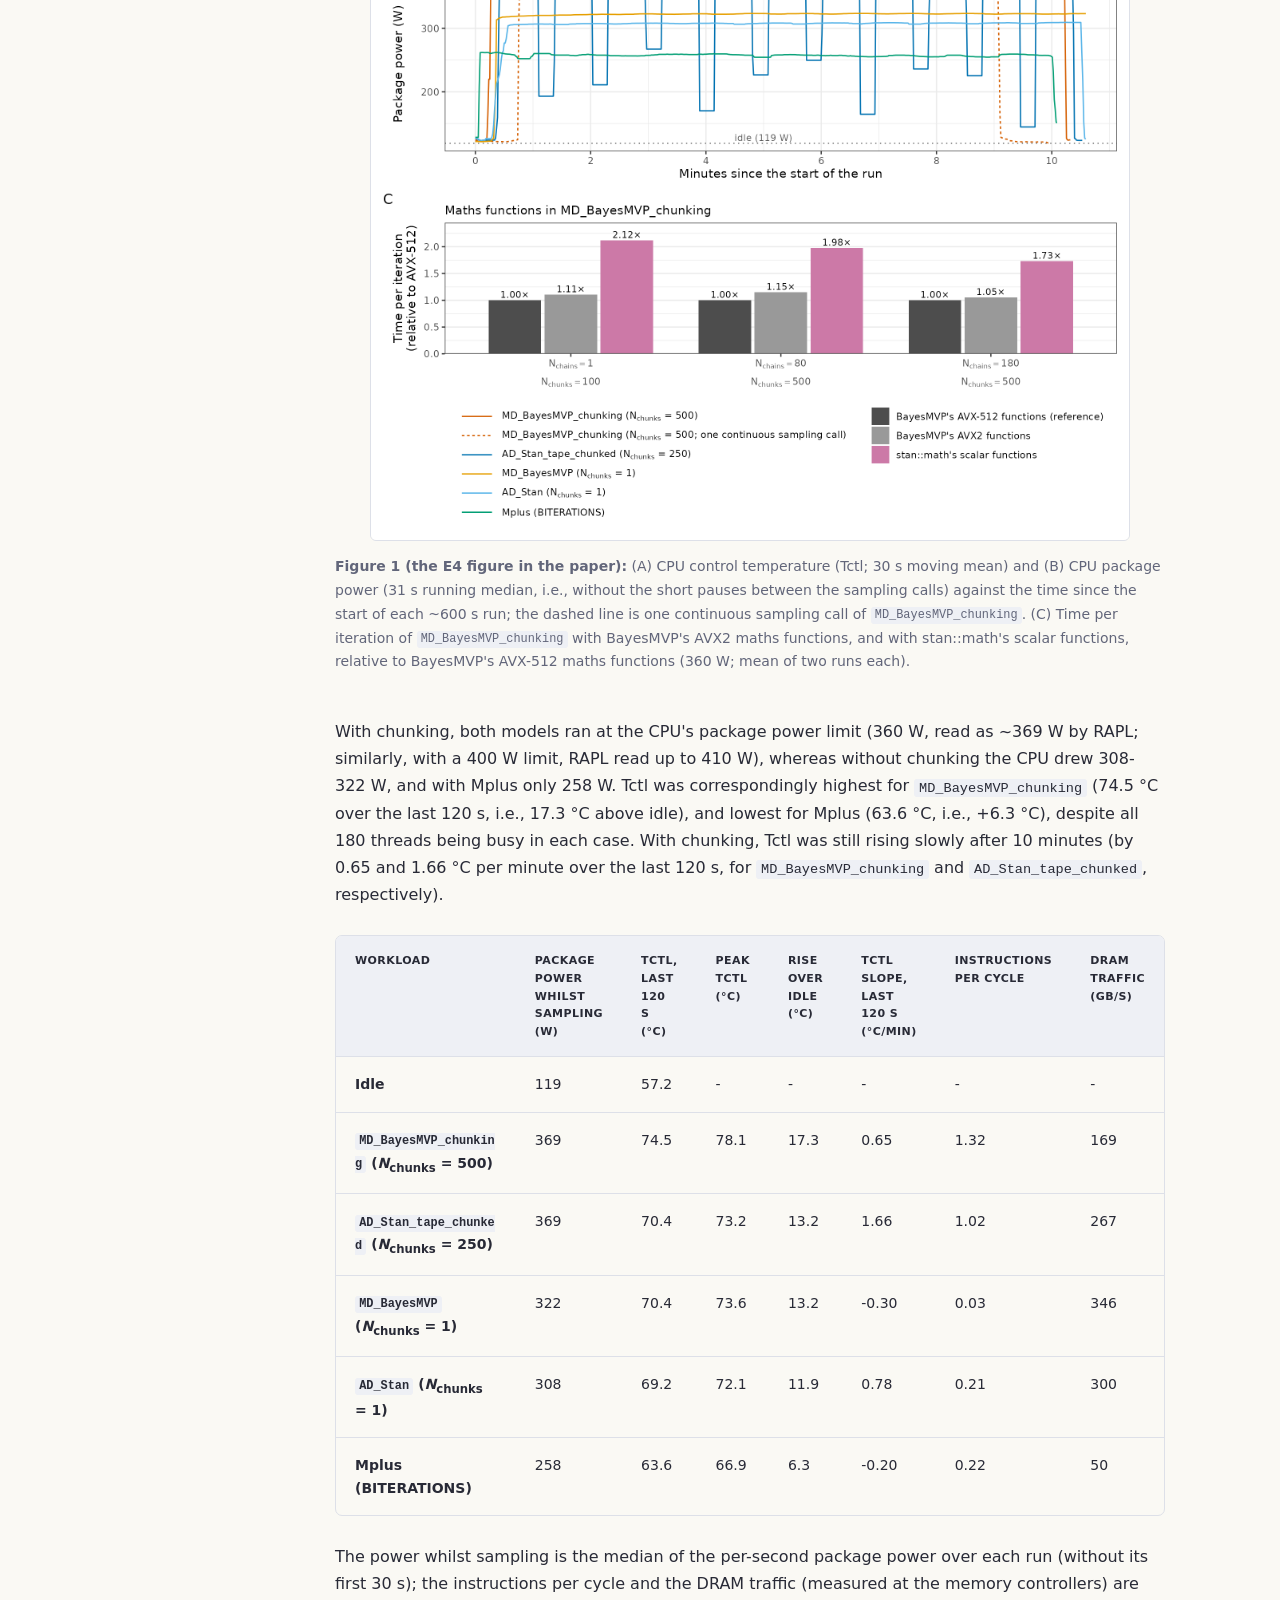
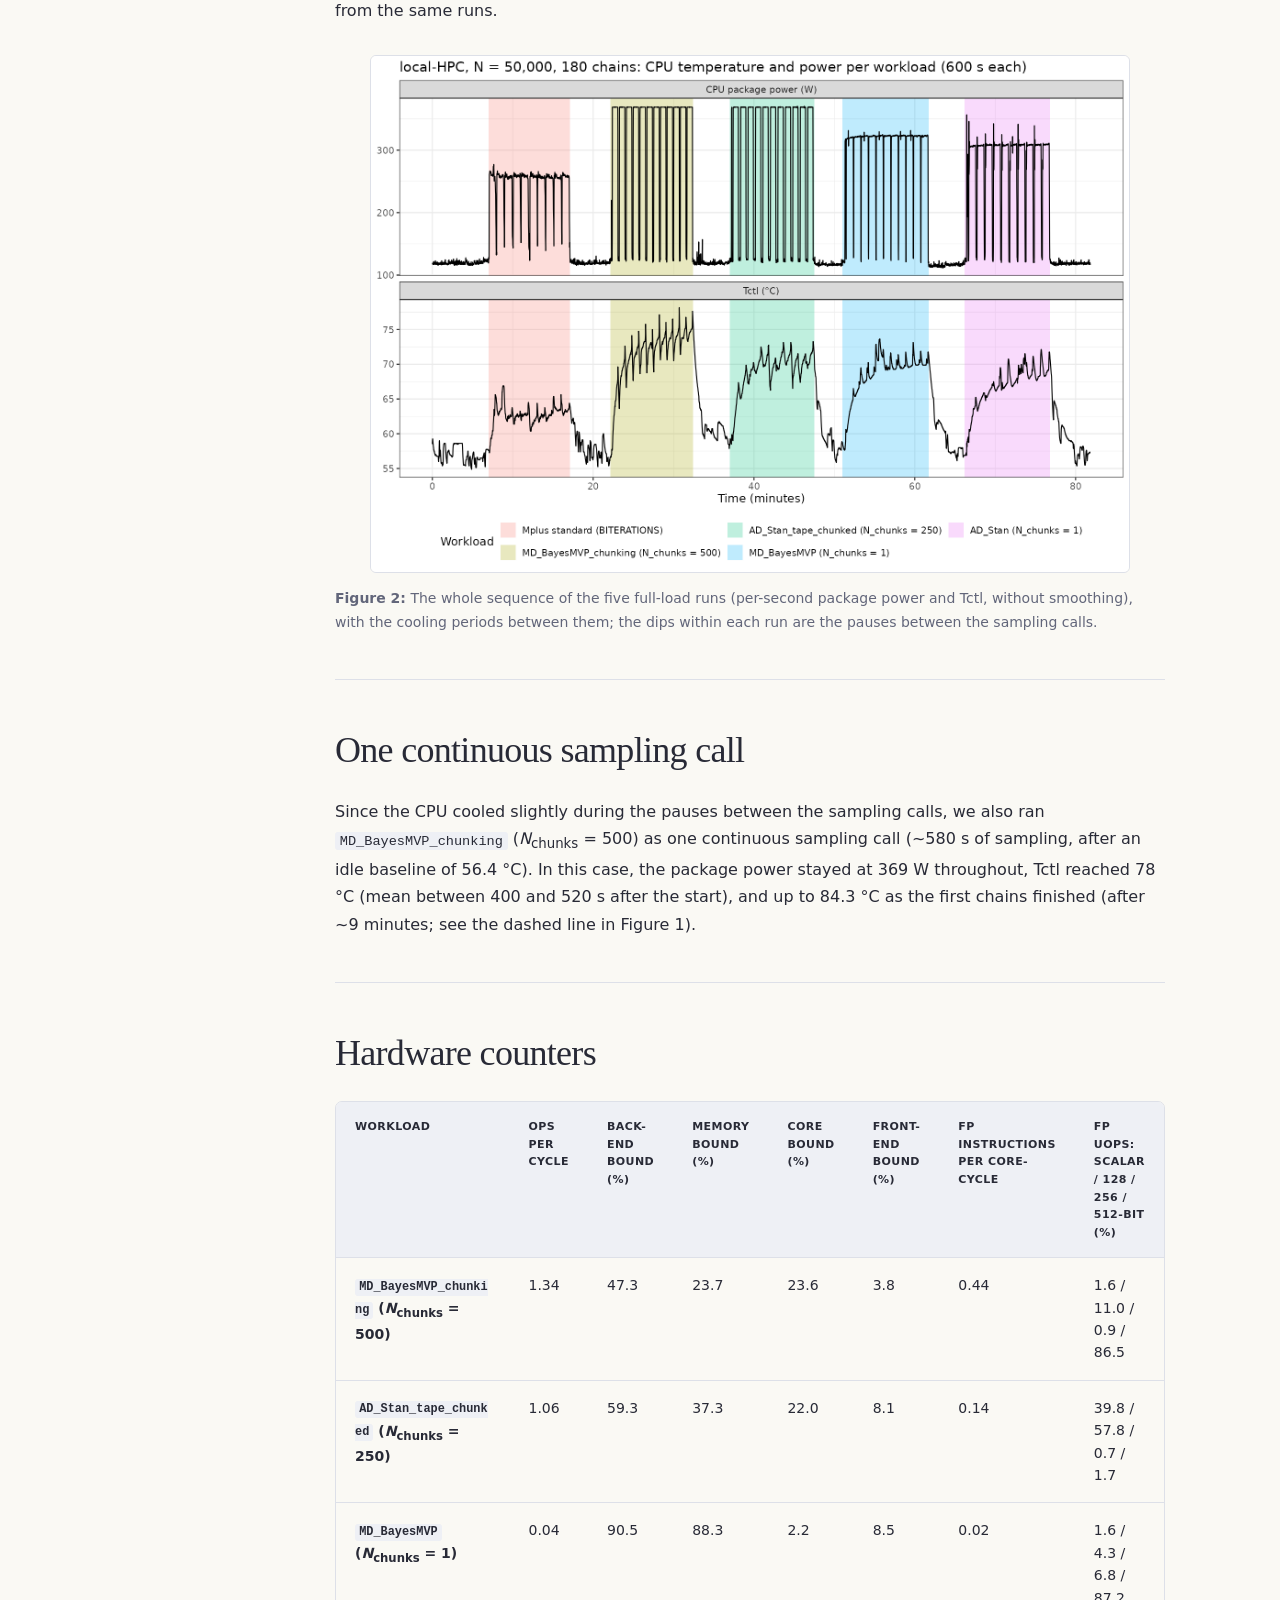
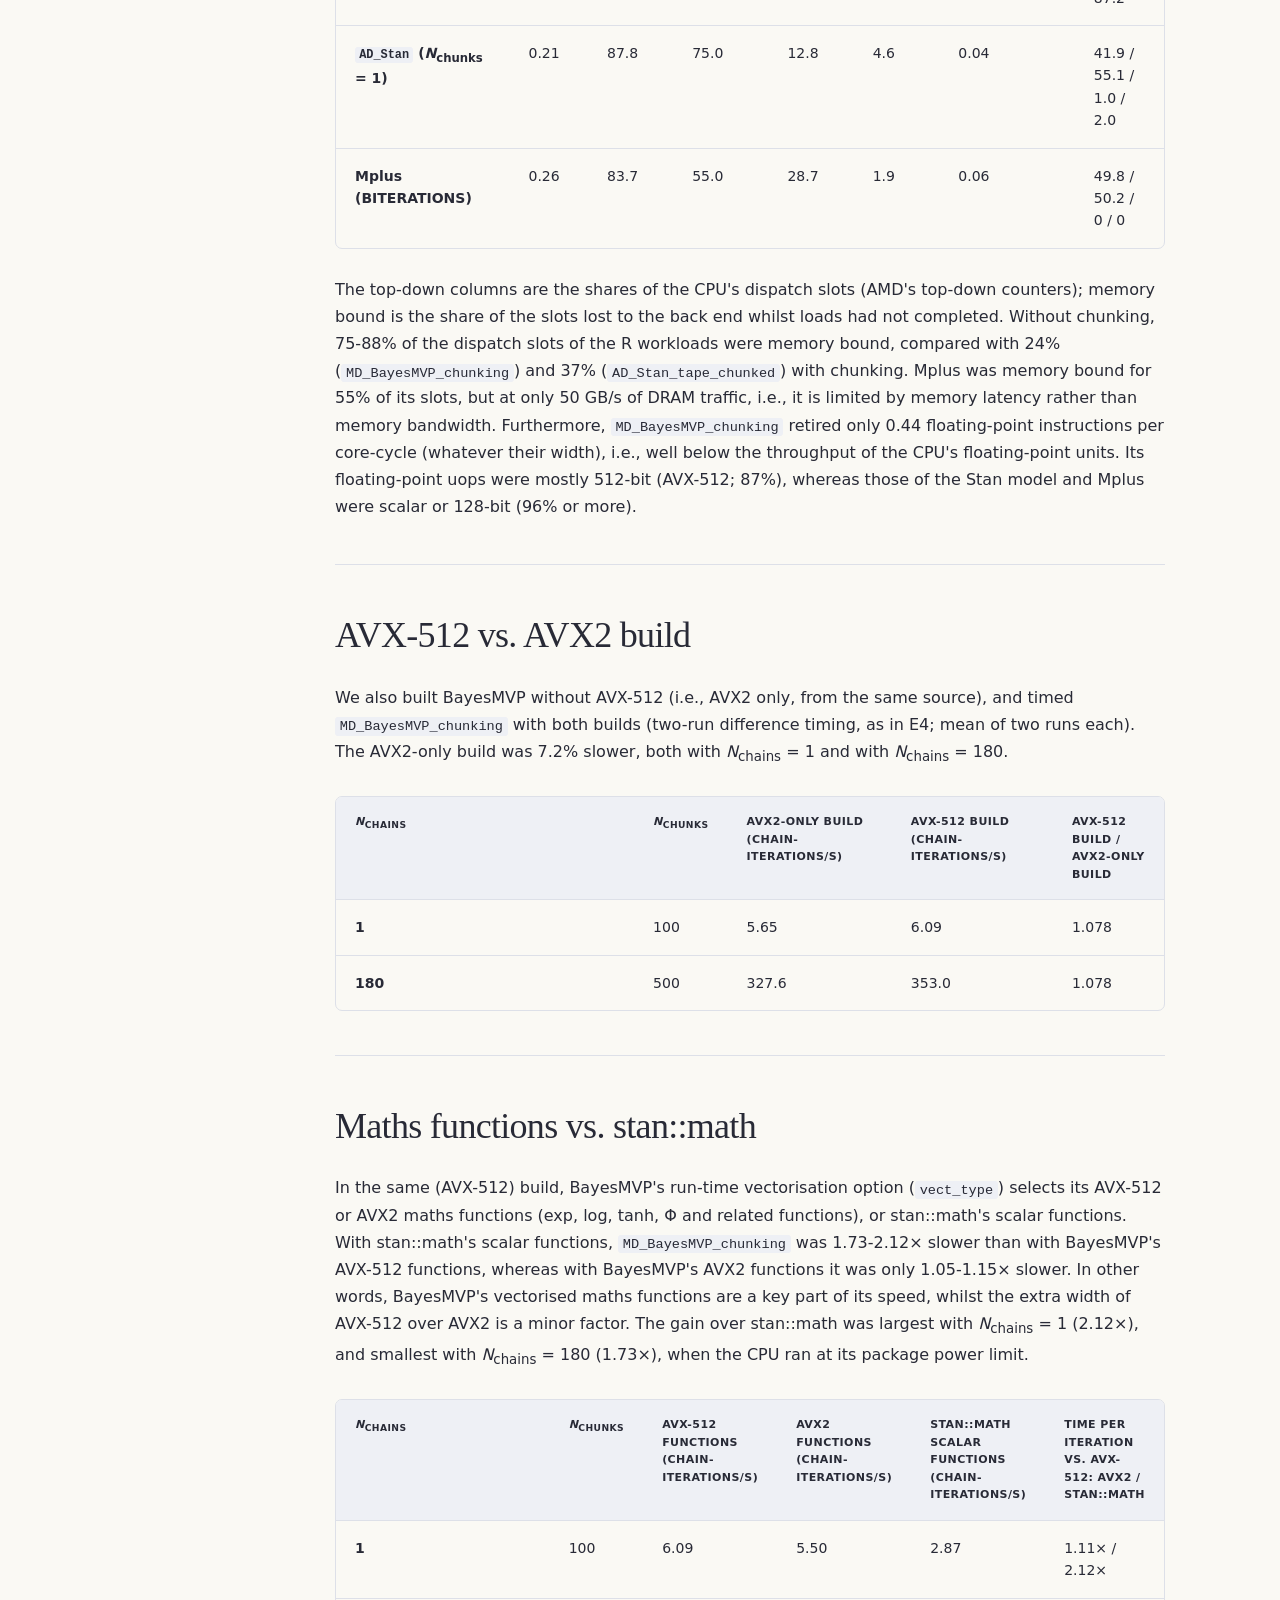
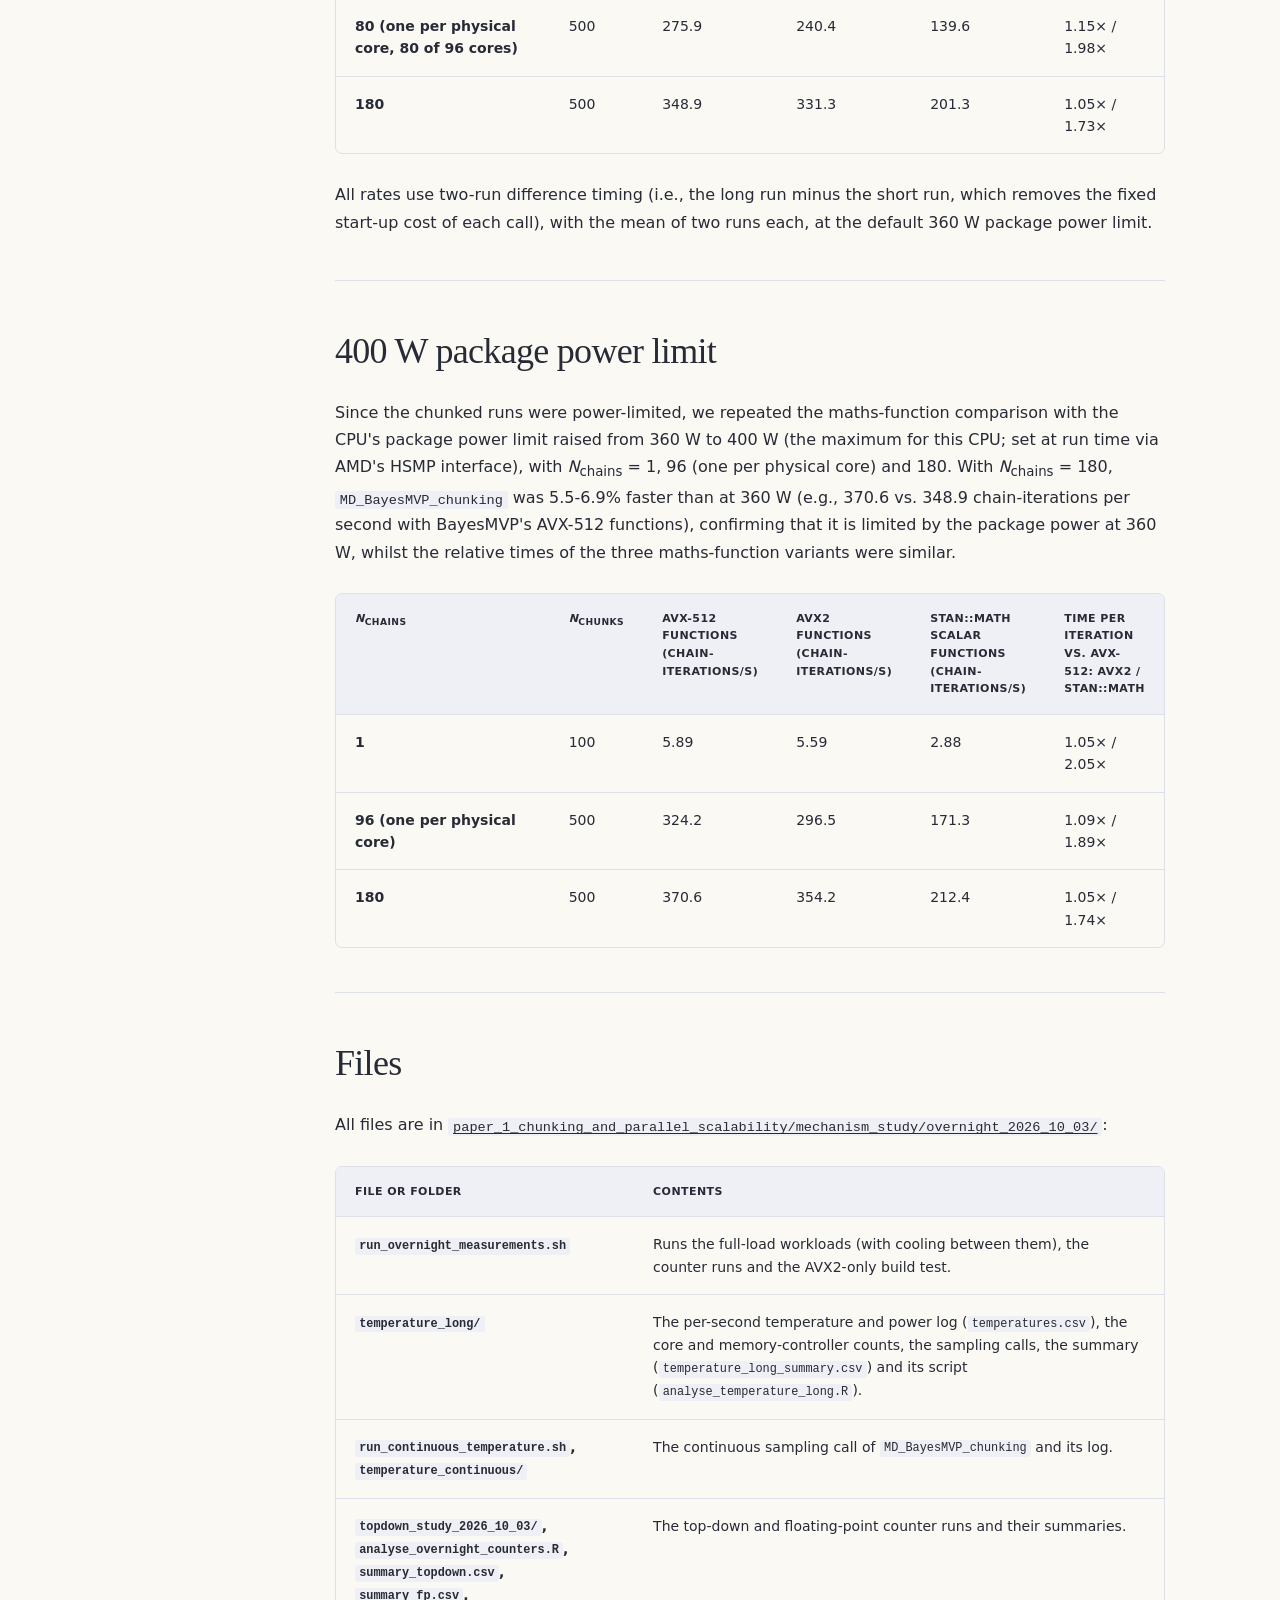
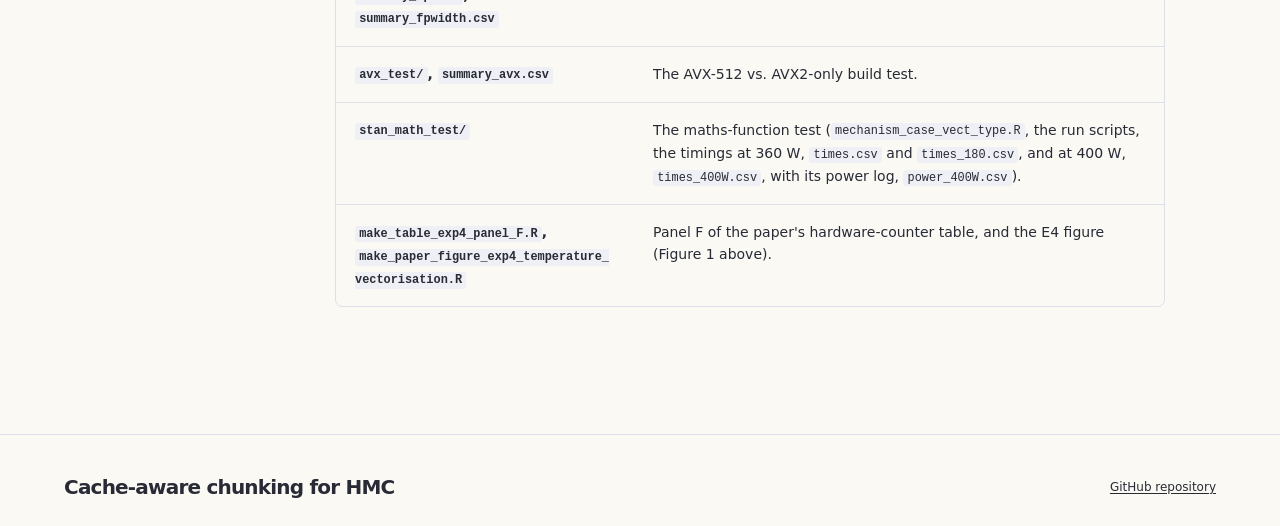
<file: docs/e4_temperature_power_vectorisation.html>
<!doctype html><html lang="en"><head><meta charset="utf-8"><meta name="viewport" content="width=device-width,initial-scale=1">
<title>E4, design (v): CPU temperature, power and vectorisation</title><meta name="description" content="Full details of design (v) of experiment 4 (E4): CPU temperature, package power, hardware counters and BayesMVP's vectorised maths functions on the local-HPC.">
<meta property="og:type" content="website"><meta property="og:url" content="https://cerulloe1996.github.io/cache_aware_chunking_HMC/e4_temperature_power_vectorisation.html"><meta property="og:title" content="E4, design (v): CPU temperature, power and vectorisation"><meta property="og:image" content="https://cerulloe1996.github.io/cache_aware_chunking_HMC/assets/figures/Figure_exp4_temperature_power_vectorisation.png"><meta name="twitter:card" content="summary_large_image">
<meta name="theme-color" content="#282A36"><link rel="stylesheet" href="assets/site.css"><script src="assets/site.js" defer></script><script data-goatcounter="https://cerulloe1996.goatcounter.com/count" async src="https://gc.zgo.at/count.js"></script></head><body>
<a class="skip-link" href="#content">Skip to content</a><header class="masthead"><a class="brand" href="index.html">Cache-aware chunking for HMC</a><nav aria-label="Primary"><a href="index.html">Paper</a><a href="#design">Design</a><a href="#files">Files</a><a href="https://github.com/CerulloE1996/cache_aware_chunking_HMC">GitHub ↗</a></nav></header>
<div class="hero paper-hero" id="top"><div class="hero-copy"><p class="eyebrow">Experiment 4 · design (v)</p><h1>CPU temperature, power and vectorisation on the local-HPC</h1><p class="hero-intro">Full details of design (v) of experiment 4 (E4) in our paper: the full-load runs (with Mplus), and BayesMVP's maths-function variants. In the paper, these results are summarised in panel F of the hardware-counter profiling table, and in the E4 figure of CPU temperature, power and maths functions.</p><div class="hero-actions"><a class="button" href="index.html">Back to the paper page</a> <a class="button" href="https://github.com/CerulloE1996/cache_aware_chunking_HMC/tree/main/paper_1_chunking_and_parallel_scalability/mechanism_study/overnight_2026_10_03">Scripts and logs <span aria-hidden="true">↗</span></a></div></div></div>
<div class="layout"><aside><details open><summary>On this page</summary><nav aria-label="On this page"><a href="#design">Design</a><a href="#temperature-and-power">Temperature and power</a><a href="#continuous-run">One continuous sampling call</a><a href="#hardware-counters">Hardware counters</a><a href="#avx2-build">AVX-512 vs. AVX2 build</a><a href="#maths-functions">Maths functions vs. stan::math</a><a href="#power-limit">400 W package power limit</a><a href="#files">Files</a></nav></details></aside><main id="content">

<section class="doc-section" id="design"><h2>Design</h2>
<p>All runs were on the local-HPC (AMD EPYC 9654; 96 cores, i.e., 192 threads with SMT, in 12 CCDs), with <i>N</i> = 50,000, <i>N</i><sub>chains</sub> = 180 and <i>N</i><sub>threads/chain</sub> = 1 (i.e., the same settings as the other full-load runs of E4), and with the CPU's default package power limit of 360 W, which we also used for all of the timings in the paper. We ran five workloads: <code>MD_BayesMVP_chunking</code> (<i>N</i><sub>chunks</sub> = 500), <code>AD_Stan_tape_chunked</code> (<i>N</i><sub>chunks</sub> = 250), <code>MD_BayesMVP</code> and <code>AD_Stan</code> (i.e., without chunking; <i>N</i><sub>chunks</sub> = 1), and Mplus (standard, with BITERATIONS).</p>
<p>Each workload sampled for ~600 s, after the CPU had cooled to within 2 °C of the idle baseline (the CPU's control temperature, Tctl; the idle baseline is the mean over the 300 s before the first run). Every second, we logged Tctl, the temperatures of the 12 CCDs, the CPU package energy (via RAPL; hence the package power) and the pages swapped in and out. The R workloads ran as a sequence of sampling calls, with short pauses between them (~5-8 s for NicoStan+BayesMVP and ~15-20 s for the Stan model). The hardware counters (top-down dispatch slots, and floating-point instructions and their widths) were read in separate runs with the same settings, using <code>pmc_stat_topdown.c</code> (see the Linux commands on the <a href="index.html#linux-commands-for-hardware-counter-profiling">paper page</a>).</p>
</section>

<section class="doc-section" id="temperature-and-power"><h2>Temperature and power</h2>
<figure class="paper-figure"><a href="assets/figures/Figure_exp4_temperature_power_vectorisation.png"><img src="assets/figures/Figure_exp4_temperature_power_vectorisation.png" alt="Figure: CPU temperature, package power and maths functions" loading="lazy"></a><figcaption><strong>Figure 1 (the E4 figure in the paper):</strong> (A) CPU control temperature (Tctl; 30 s moving mean) and (B) CPU package power (31 s running median, i.e., without the short pauses between the sampling calls) against the time since the start of each ~600 s run; the dashed line is one continuous sampling call of <code>MD_BayesMVP_chunking</code>. (C) Time per iteration of <code>MD_BayesMVP_chunking</code> with BayesMVP's AVX2 maths functions, and with stan::math's scalar functions, relative to BayesMVP's AVX-512 maths functions (360 W; mean of two runs each).</figcaption></figure>
<p>With chunking, both models ran at the CPU's package power limit (360 W, read as ~369 W by RAPL; similarly, with a 400 W limit, RAPL read up to 410 W), whereas without chunking the CPU drew 308-322 W, and with Mplus only 258 W. Tctl was correspondingly highest for <code>MD_BayesMVP_chunking</code> (74.5 °C over the last 120 s, i.e., 17.3 °C above idle), and lowest for Mplus (63.6 °C, i.e., +6.3 °C), despite all 180 threads being busy in each case. With chunking, Tctl was still rising slowly after 10 minutes (by 0.65 and 1.66 °C per minute over the last 120 s, for <code>MD_BayesMVP_chunking</code> and <code>AD_Stan_tape_chunked</code>, respectively).</p>
<div class="table-scroll" role="region" aria-label="Temperature and power table" tabindex="0"><table><thead><tr><th>Workload</th><th>Package power whilst sampling (W)</th><th>Tctl, last 120 s (°C)</th><th>Peak Tctl (°C)</th><th>Rise over idle (°C)</th><th>Tctl slope, last 120 s (°C/min)</th><th>Instructions per cycle</th><th>DRAM traffic (GB/s)</th></tr></thead><tbody>
<tr><td>Idle</td><td>119</td><td>57.2</td><td>-</td><td>-</td><td>-</td><td>-</td><td>-</td></tr>
<tr><td><code>MD_BayesMVP_chunking</code> (<i>N</i><sub>chunks</sub> = 500)</td><td>369</td><td>74.5</td><td>78.1</td><td>17.3</td><td>0.65</td><td>1.32</td><td>169</td></tr>
<tr><td><code>AD_Stan_tape_chunked</code> (<i>N</i><sub>chunks</sub> = 250)</td><td>369</td><td>70.4</td><td>73.2</td><td>13.2</td><td>1.66</td><td>1.02</td><td>267</td></tr>
<tr><td><code>MD_BayesMVP</code> (<i>N</i><sub>chunks</sub> = 1)</td><td>322</td><td>70.4</td><td>73.6</td><td>13.2</td><td>-0.30</td><td>0.03</td><td>346</td></tr>
<tr><td><code>AD_Stan</code> (<i>N</i><sub>chunks</sub> = 1)</td><td>308</td><td>69.2</td><td>72.1</td><td>11.9</td><td>0.78</td><td>0.21</td><td>300</td></tr>
<tr><td>Mplus (BITERATIONS)</td><td>258</td><td>63.6</td><td>66.9</td><td>6.3</td><td>-0.20</td><td>0.22</td><td>50</td></tr>
</tbody></table></div>
<p>The power whilst sampling is the median of the per-second package power over each run (without its first 30 s); the instructions per cycle and the DRAM traffic (measured at the memory controllers) are from the same runs.</p>
<figure class="paper-figure"><a href="assets/figures/temperature_long_HPC.png"><img src="assets/figures/temperature_long_HPC.png" alt="Figure: timeline of the five full-load runs" loading="lazy"></a><figcaption><strong>Figure 2:</strong> The whole sequence of the five full-load runs (per-second package power and Tctl, without smoothing), with the cooling periods between them; the dips within each run are the pauses between the sampling calls.</figcaption></figure>
</section>

<section class="doc-section" id="continuous-run"><h2>One continuous sampling call</h2>
<p>Since the CPU cooled slightly during the pauses between the sampling calls, we also ran <code>MD_BayesMVP_chunking</code> (<i>N</i><sub>chunks</sub> = 500) as one continuous sampling call (~580 s of sampling, after an idle baseline of 56.4 °C). In this case, the package power stayed at 369 W throughout, Tctl reached 78 °C (mean between 400 and 520 s after the start), and up to 84.3 °C as the first chains finished (after ~9 minutes; see the dashed line in Figure 1).</p>
</section>

<section class="doc-section" id="hardware-counters"><h2>Hardware counters</h2>
<div class="table-scroll" role="region" aria-label="Hardware counter table" tabindex="0"><table><thead><tr><th>Workload</th><th>Ops per cycle</th><th>Back-end bound (%)</th><th>Memory bound (%)</th><th>Core bound (%)</th><th>Front-end bound (%)</th><th>FP instructions per core-cycle</th><th>FP uops: scalar / 128 / 256 / 512-bit (%)</th></tr></thead><tbody>
<tr><td><code>MD_BayesMVP_chunking</code> (<i>N</i><sub>chunks</sub> = 500)</td><td>1.34</td><td>47.3</td><td>23.7</td><td>23.6</td><td>3.8</td><td>0.44</td><td>1.6 / 11.0 / 0.9 / 86.5</td></tr>
<tr><td><code>AD_Stan_tape_chunked</code> (<i>N</i><sub>chunks</sub> = 250)</td><td>1.06</td><td>59.3</td><td>37.3</td><td>22.0</td><td>8.1</td><td>0.14</td><td>39.8 / 57.8 / 0.7 / 1.7</td></tr>
<tr><td><code>MD_BayesMVP</code> (<i>N</i><sub>chunks</sub> = 1)</td><td>0.04</td><td>90.5</td><td>88.3</td><td>2.2</td><td>8.5</td><td>0.02</td><td>1.6 / 4.3 / 6.8 / 87.2</td></tr>
<tr><td><code>AD_Stan</code> (<i>N</i><sub>chunks</sub> = 1)</td><td>0.21</td><td>87.8</td><td>75.0</td><td>12.8</td><td>4.6</td><td>0.04</td><td>41.9 / 55.1 / 1.0 / 2.0</td></tr>
<tr><td>Mplus (BITERATIONS)</td><td>0.26</td><td>83.7</td><td>55.0</td><td>28.7</td><td>1.9</td><td>0.06</td><td>49.8 / 50.2 / 0 / 0</td></tr>
</tbody></table></div>
<p>The top-down columns are the shares of the CPU's dispatch slots (AMD's top-down counters); memory bound is the share of the slots lost to the back end whilst loads had not completed. Without chunking, 75-88% of the dispatch slots of the R workloads were memory bound, compared with 24% (<code>MD_BayesMVP_chunking</code>) and 37% (<code>AD_Stan_tape_chunked</code>) with chunking. Mplus was memory bound for 55% of its slots, but at only 50 GB/s of DRAM traffic, i.e., it is limited by memory latency rather than memory bandwidth. Furthermore, <code>MD_BayesMVP_chunking</code> retired only 0.44 floating-point instructions per core-cycle (whatever their width), i.e., well below the throughput of the CPU's floating-point units. Its floating-point uops were mostly 512-bit (AVX-512; 87%), whereas those of the Stan model and Mplus were scalar or 128-bit (96% or more).</p>
</section>

<section class="doc-section" id="avx2-build"><h2>AVX-512 vs. AVX2 build</h2>
<p>We also built BayesMVP without AVX-512 (i.e., AVX2 only, from the same source), and timed <code>MD_BayesMVP_chunking</code> with both builds (two-run difference timing, as in E4; mean of two runs each). The AVX2-only build was 7.2% slower, both with <i>N</i><sub>chains</sub> = 1 and with <i>N</i><sub>chains</sub> = 180.</p>
<div class="table-scroll" role="region" aria-label="AVX build table" tabindex="0"><table><thead><tr><th><i>N</i><sub>chains</sub></th><th><i>N</i><sub>chunks</sub></th><th>AVX2-only build (chain-iterations/s)</th><th>AVX-512 build (chain-iterations/s)</th><th>AVX-512 build / AVX2-only build</th></tr></thead><tbody>
<tr><td>1</td><td>100</td><td>5.65</td><td>6.09</td><td>1.078</td></tr>
<tr><td>180</td><td>500</td><td>327.6</td><td>353.0</td><td>1.078</td></tr>
</tbody></table></div>
</section>

<section class="doc-section" id="maths-functions"><h2>Maths functions vs. stan::math</h2>
<p>In the same (AVX-512) build, BayesMVP's run-time vectorisation option (<code>vect_type</code>) selects its AVX-512 or AVX2 maths functions (exp, log, tanh, Φ and related functions), or stan::math's scalar functions. With stan::math's scalar functions, <code>MD_BayesMVP_chunking</code> was 1.73-2.12× slower than with BayesMVP's AVX-512 functions, whereas with BayesMVP's AVX2 functions it was only 1.05-1.15× slower. In other words, BayesMVP's vectorised maths functions are a key part of its speed, whilst the extra width of AVX-512 over AVX2 is a minor factor. The gain over stan::math was largest with <i>N</i><sub>chains</sub> = 1 (2.12×), and smallest with <i>N</i><sub>chains</sub> = 180 (1.73×), when the CPU ran at its package power limit.</p>
<div class="table-scroll" role="region" aria-label="Maths function table, 360 W" tabindex="0"><table><thead><tr><th><i>N</i><sub>chains</sub></th><th><i>N</i><sub>chunks</sub></th><th>AVX-512 functions (chain-iterations/s)</th><th>AVX2 functions (chain-iterations/s)</th><th>stan::math scalar functions (chain-iterations/s)</th><th>Time per iteration vs. AVX-512: AVX2 / stan::math</th></tr></thead><tbody>
<tr><td>1</td><td>100</td><td>6.09</td><td>5.50</td><td>2.87</td><td>1.11× / 2.12×</td></tr>
<tr><td>80 (one per physical core, 80 of 96 cores)</td><td>500</td><td>275.9</td><td>240.4</td><td>139.6</td><td>1.15× / 1.98×</td></tr>
<tr><td>180</td><td>500</td><td>348.9</td><td>331.3</td><td>201.3</td><td>1.05× / 1.73×</td></tr>
</tbody></table></div>
<p>All rates use two-run difference timing (i.e., the long run minus the short run, which removes the fixed start-up cost of each call), with the mean of two runs each, at the default 360 W package power limit.</p>
</section>

<section class="doc-section" id="power-limit"><h2>400 W package power limit</h2>
<p>Since the chunked runs were power-limited, we repeated the maths-function comparison with the CPU's package power limit raised from 360 W to 400 W (the maximum for this CPU; set at run time via AMD's HSMP interface), with <i>N</i><sub>chains</sub> = 1, 96 (one per physical core) and 180. With <i>N</i><sub>chains</sub> = 180, <code>MD_BayesMVP_chunking</code> was 5.5-6.9% faster than at 360 W (e.g., 370.6 vs. 348.9 chain-iterations per second with BayesMVP's AVX-512 functions), confirming that it is limited by the package power at 360 W, whilst the relative times of the three maths-function variants were similar.</p>
<div class="table-scroll" role="region" aria-label="Maths function table, 400 W" tabindex="0"><table><thead><tr><th><i>N</i><sub>chains</sub></th><th><i>N</i><sub>chunks</sub></th><th>AVX-512 functions (chain-iterations/s)</th><th>AVX2 functions (chain-iterations/s)</th><th>stan::math scalar functions (chain-iterations/s)</th><th>Time per iteration vs. AVX-512: AVX2 / stan::math</th></tr></thead><tbody>
<tr><td>1</td><td>100</td><td>5.89</td><td>5.59</td><td>2.88</td><td>1.05× / 2.05×</td></tr>
<tr><td>96 (one per physical core)</td><td>500</td><td>324.2</td><td>296.5</td><td>171.3</td><td>1.09× / 1.89×</td></tr>
<tr><td>180</td><td>500</td><td>370.6</td><td>354.2</td><td>212.4</td><td>1.05× / 1.74×</td></tr>
</tbody></table></div>
</section>

<section class="doc-section" id="files"><h2>Files</h2>
<p>All files are in <a href="https://github.com/CerulloE1996/cache_aware_chunking_HMC/tree/main/paper_1_chunking_and_parallel_scalability/mechanism_study/overnight_2026_10_03"><code>paper_1_chunking_and_parallel_scalability/mechanism_study/overnight_2026_10_03/</code></a>:</p>
<div class="table-scroll" role="region" aria-label="File table" tabindex="0"><table><thead><tr><th>File or folder</th><th>Contents</th></tr></thead><tbody>
<tr><td><code>run_overnight_measurements.sh</code></td><td>Runs the full-load workloads (with cooling between them), the counter runs and the AVX2-only build test.</td></tr>
<tr><td><code>temperature_long/</code></td><td>The per-second temperature and power log (<code>temperatures.csv</code>), the core and memory-controller counts, the sampling calls, the summary (<code>temperature_long_summary.csv</code>) and its script (<code>analyse_temperature_long.R</code>).</td></tr>
<tr><td><code>run_continuous_temperature.sh</code>, <code>temperature_continuous/</code></td><td>The continuous sampling call of <code>MD_BayesMVP_chunking</code> and its log.</td></tr>
<tr><td><code>topdown_study_2026_10_03/</code>, <code>analyse_overnight_counters.R</code>, <code>summary_topdown.csv</code>, <code>summary_fp.csv</code>, <code>summary_fpwidth.csv</code></td><td>The top-down and floating-point counter runs and their summaries.</td></tr>
<tr><td><code>avx_test/</code>, <code>summary_avx.csv</code></td><td>The AVX-512 vs. AVX2-only build test.</td></tr>
<tr><td><code>stan_math_test/</code></td><td>The maths-function test (<code>mechanism_case_vect_type.R</code>, the run scripts, the timings at 360 W, <code>times.csv</code> and <code>times_180.csv</code>, and at 400 W, <code>times_400W.csv</code>, with its power log, <code>power_400W.csv</code>).</td></tr>
<tr><td><code>make_table_exp4_panel_F.R</code>, <code>make_paper_figure_exp4_temperature_vectorisation.R</code></td><td>Panel F of the paper's hardware-counter table, and the E4 figure (Figure 1 above).</td></tr>
</tbody></table></div>
</section></main></div>
<footer><a class="brand" href="index.html">Cache-aware chunking for HMC</a><a href="https://github.com/CerulloE1996/cache_aware_chunking_HMC">GitHub repository</a></footer></body></html>
</file>
<file: docs/assets/site.css>
:root{--paper:#faf9f4;--ink:#282A36;--forest:#282A36;--muted:#62667A;--line:#DDE0E8;--pale:#EEF0F5;--accent:#bd6840;--mono:ui-monospace,SFMono-Regular,Consolas,monospace}
*{box-sizing:border-box}html{scroll-behavior:smooth;scroll-padding-top:95px}body{margin:0;background:var(--paper);color:var(--ink);font:16px/1.7 system-ui,-apple-system,BlinkMacSystemFont,"Segoe UI",sans-serif}a{color:var(--forest);text-underline-offset:.2em}a:hover{color:#9a452a}button,input{font:inherit}button,a,input,summary{-webkit-tap-highlight-color:transparent}:focus-visible{outline:3px solid var(--accent);outline-offset:4px}button{cursor:pointer}button:disabled{cursor:default}.skip-link{position:absolute;top:-80px;left:20px;background:white;padding:10px;z-index:20}.skip-link:focus{top:10px}
.masthead{height:82px;display:flex;align-items:center;justify-content:space-between;padding:0 max(5vw,24px);border-bottom:1px solid var(--line);background:var(--paper)}.brand{display:flex;align-items:center;gap:10px;text-decoration:none;font-size:23px;font-weight:650;letter-spacing:-.8px}.brand-mark{width:32px;height:32px;border:1px solid var(--forest);border-radius:7px;display:grid;place-items:center;font:23px Georgia,serif}.masthead nav{display:flex;gap:32px;font-size:14px}.masthead nav a{text-decoration:none}
.hero{background:var(--forest);color:#f7f7ef;padding:68px max(7vw,24px) 52px;display:grid;grid-template-columns:minmax(0,1fr) minmax(260px,400px);align-items:center;gap:50px}.eyebrow{text-transform:uppercase;font-size:11px;letter-spacing:.13em;font-weight:600}.hero .eyebrow{color:#C3C6D8;margin-top:0}h1,h2,h3{font-family:Georgia,"Times New Roman",serif;font-weight:400;line-height:1.12}h1{font-size:clamp(46px,5vw,72px);letter-spacing:-2px;margin:24px 0}.hero-intro{font-size:19px;color:#DCDDE6;line-height:1.65;max-width:820px}.hero-actions{display:flex;align-items:center;gap:30px;margin-top:28px;font-size:14px}.hero-actions a{color:#fff}.button{display:inline-flex;align-items:center;justify-content:space-between;gap:42px;background:#E8E9F1;color:var(--forest)!important;padding:12px 20px;text-decoration:none;border-radius:3px}.button:hover{background:white}.byline{font-size:12px;color:#B0B4CC;margin-top:28px}.hero-diagram{max-width:400px}.hero-logo{display:block;width:100%;height:auto}.hero-diagram svg{display:block;flex:1 1 0;min-width:0;max-width:450px;width:100%;overflow:visible}.brand-logo{width:34px;height:34px;display:block}.hero-path{stroke:#eab38f;stroke-width:2.5}.hero-diagram text{font:9px system-ui;letter-spacing:.16em;fill:#9AA0BF}
.layout{display:grid;grid-template-columns:220px minmax(0,830px);gap:65px;max-width:1260px;margin:auto;padding:70px 40px 100px}aside{position:sticky;top:35px;align-self:start;font-size:13px}aside summary{font-size:11px;text-transform:uppercase;letter-spacing:.1em;font-weight:650;margin-bottom:17px;list-style:none;cursor:default}aside summary::-webkit-details-marker{display:none}aside nav{display:flex;flex-direction:column;gap:12px;border-left:1px solid var(--line);padding-left:19px}aside nav a{text-decoration:none;color:var(--muted)}aside nav a:hover,aside nav a.active{color:var(--forest)}aside nav a.active{font-weight:650}.aside-note{color:#8A8FA3;font-size:11px;line-height:1.9;margin:30px 0 0 20px}main{min-width:0}main>p:first-child{font-size:25px;line-height:1.45;font-family:Georgia,serif;margin-top:0}p{margin:0 0 21px}.doc-section{padding-top:50px;margin-top:44px;border-top:1px solid var(--line)}h2{font-size:36px;letter-spacing:-.7px;margin:0 0 28px}h3{font-size:26px;line-height:1.3;margin:35px 0 18px}code{font-family:var(--mono);font-size:.85em;background:var(--pale);padding:.12em .35em;border-radius:3px;overflow-wrap:anywhere}.code-block{position:relative;background:#282A36;color:#F8F8F2;border-radius:8px;margin:27px 0;overflow:hidden}.code-block pre{overflow-x:auto;margin:0;padding:28px;line-height:1.75;font-size:13px}.code-block code{padding:0;color:inherit;background:transparent;white-space:pre;font-size:inherit}.copy-code{position:absolute;right:10px;top:8px;color:#F8F8F2;background:#44475A;border:1px solid #6272A4;border-radius:4px;padding:3px 10px;font-size:11px}.copy-code:hover{background:#39634a}.language-text{font-size:14px!important}
.table-scroll{overflow:auto;margin:27px 0;border:1px solid var(--line);border-radius:7px}table{border-collapse:collapse;width:100%;font-size:14px;line-height:1.6}th{text-align:left;background:var(--pale);font-size:11px;letter-spacing:.04em;text-transform:uppercase;font-weight:650}td,th{padding:16px 19px;border-bottom:1px solid var(--line);vertical-align:top}td:first-child{width:36%;font-weight:550}tr:last-child td{border-bottom:0}.small{font-size:13px;color:var(--muted);line-height:1.65}.flow{margin:32px 0 28px;border:1px solid var(--line);border-radius:10px;overflow:hidden}.flow-plot{padding:16px;background:#EEF0F5}.flow svg{display:block;max-width:510px;width:100%;margin:auto}.flow figcaption{padding:25px 30px}.flow h3{font-size:25px;margin:9px 0 17px}.flow figcaption>p{font-size:14px}.flow label{display:flex;justify-content:space-between;font-size:12px;font-weight:650}.flow input{width:100%;accent-color:var(--forest);height:30px}.flow-values{display:flex;justify-content:space-between;font:12px var(--mono);margin:15px 0}.flow .small{margin:0;font-size:11px}
.algorithm-explorer{margin:27px 0 14px;border:1px solid var(--line);border-radius:9px;overflow:hidden}.algorithm-tabs{display:flex;overflow-x:auto;background:var(--pale);border-bottom:1px solid var(--line)}.algorithm-tabs button{border:0;background:transparent;padding:16px 18px;font:12px var(--mono);color:var(--muted);white-space:nowrap}.algorithm-tabs button[aria-selected=true]{background:var(--forest);color:white}.algorithm-panel{padding:28px 30px}.algorithm-panel[hidden]{display:none}.algorithm-panel h3{margin-top:0}.algorithm-panel p{font-size:15px}.algorithm-panel .small{font-size:13px;margin-bottom:0}.formula{white-space:pre-wrap;overflow-wrap:anywhere;font:13px/1.7 var(--mono);background:var(--pale);border-left:3px solid #6272A4;padding:17px;margin:22px 0}.reference{font-size:14px;line-height:1.8;margin-bottom:24px}footer{border-top:1px solid var(--line);display:flex;align-items:center;justify-content:space-between;gap:25px;padding:35px max(5vw,24px);font-size:12px;color:var(--muted)}footer p{margin:0}footer .brand{font-size:20px}
@media(min-width:1400px){.hero{padding-left:calc((100vw - 1360px)/2);padding-right:calc((100vw - 1360px)/2)}}
@media(max-width:1000px){.layout{grid-template-columns:170px minmax(0,1fr);gap:35px;padding:50px 28px}.hero{gap:10px}.hero-intro{font-size:17px}.hero-actions{gap:20px}.algorithm-tabs button{padding:15px 13px}}
@media(max-width:720px){html{scroll-padding-top:20px}.masthead{height:68px;padding:0 20px}.masthead nav{gap:17px;font-size:12px}.brand{font-size:21px}.brand-mark{width:28px;height:28px}.hero{display:flex;flex-direction:column;position:relative;padding:32px 20px 40px;overflow:hidden}.hero-copy{min-width:0}.hero h1{font-size:clamp(30px,9vw,44px);overflow-wrap:anywhere;hyphens:auto}.hero-intro{overflow-wrap:anywhere}.hero-copy{position:relative;z-index:1}.hero-diagram{display:block;order:-1;width:180px;max-width:48vw;margin:0 0 14px 0}h1{font-size:48px;margin:22px 0}.hero-intro{font-size:16px}.hero-actions{gap:22px;flex-wrap:wrap}.hero-actions>a:last-child{font-size:12px}.byline{margin-bottom:0}.layout{display:block;padding:28px 22px 55px}aside{position:static;margin-bottom:34px;border-bottom:1px solid var(--line);padding-bottom:20px}aside summary{cursor:pointer;list-style:disclosure-open;margin-bottom:10px}aside nav{display:grid;grid-template-columns:1fr 1fr;gap:10px 17px;border-left:0;padding-left:0;font-size:11px}.aside-note{display:none}main>p:first-child{font-size:23px}body{font-size:15px;line-height:1.75}.doc-section{padding-top:33px;margin-top:34px}h2{font-size:30px}h3{font-size:24px}.table-scroll{margin-left:-3px;margin-right:-3px}table{font-size:12px;min-width:510px}td,th{padding:13px}.flow figcaption{padding:22px}.flow-values{font-size:11px;gap:9px}.algorithm-panel{padding:22px}.algorithm-tabs button{padding:14px 12px;font-size:11px}.code-block pre{padding:33px 18px 22px;font-size:11px}.language-text{font-size:11px!important}footer{align-items:flex-start;flex-direction:column;gap:14px;padding:28px 22px}}
@media(prefers-reduced-motion:reduce){html{scroll-behavior:auto}}

main ul{padding-left:24px;margin:20px 0 28px}main li{padding-left:7px;margin:11px 0}main li::marker{color:#6272A4}.reference{padding-left:0}.doc-section#references h2{font-size:40px}
@media(max-width:430px){.masthead{padding:0 14px}.masthead nav{gap:11px;font-size:11.5px}.brand{font-size:18px;gap:7px}.brand-logo{width:28px;height:28px}}

.paper-hero{grid-template-columns:minmax(0,1fr)}.paper-hero h1{font-size:clamp(30px,3.6vw,50px);letter-spacing:-1px;max-width:1100px}.paper-hero .hero-intro{max-width:1000px}.paper-hero .byline{line-height:1.8;max-width:1000px}
.paper-figure{margin:30px 0 44px}.paper-figure img{display:block;width:100%;max-width:760px;height:auto;margin:0 auto;border:1px solid var(--line);border-radius:6px;background:#fff}.paper-figure figcaption{font-size:14px;color:var(--muted);line-height:1.7;margin-top:14px}
@media(max-width:720px){.paper-hero h1{font-size:clamp(24px,7vw,34px);letter-spacing:-.5px}.paper-figure figcaption{font-size:13px}}
@media(max-width:520px){.masthead .brand{font-size:16px;letter-spacing:-.3px}.masthead nav a:not(:last-child){display:none}}
</file>
